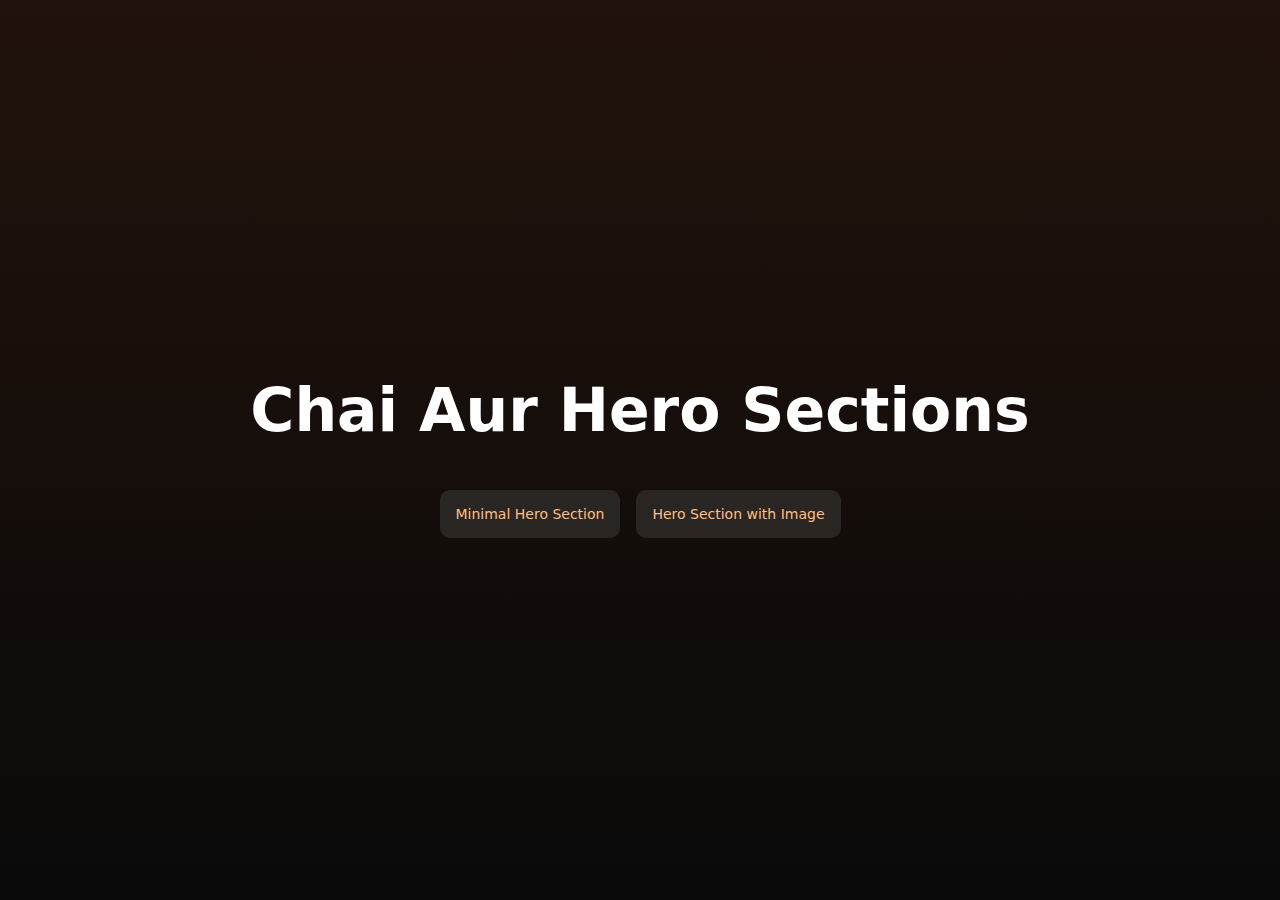
<file: chai-aur-hero-section/index.html>
<!DOCTYPE html>
<html lang="en">
	<head>
		<meta charset="UTF-8" />
		<meta name="viewport" content="width=device-width, initial-scale=1.0" />
		<title>Hero Section Challenge</title>
		<link rel="stylesheet" href="styles.css" />
	</head>
	<body>
		<main class="main">
			<h1 class="heading">Chai Aur Hero Sections</h1>

			<div class="btns">
				<a href="./challenge-1/index.html">Minimal Hero Section</a>
				<a href="./challenge-2/index.html">Hero Section with Image</a>
			</div>
		</main>
	</body>
</html>
</file>
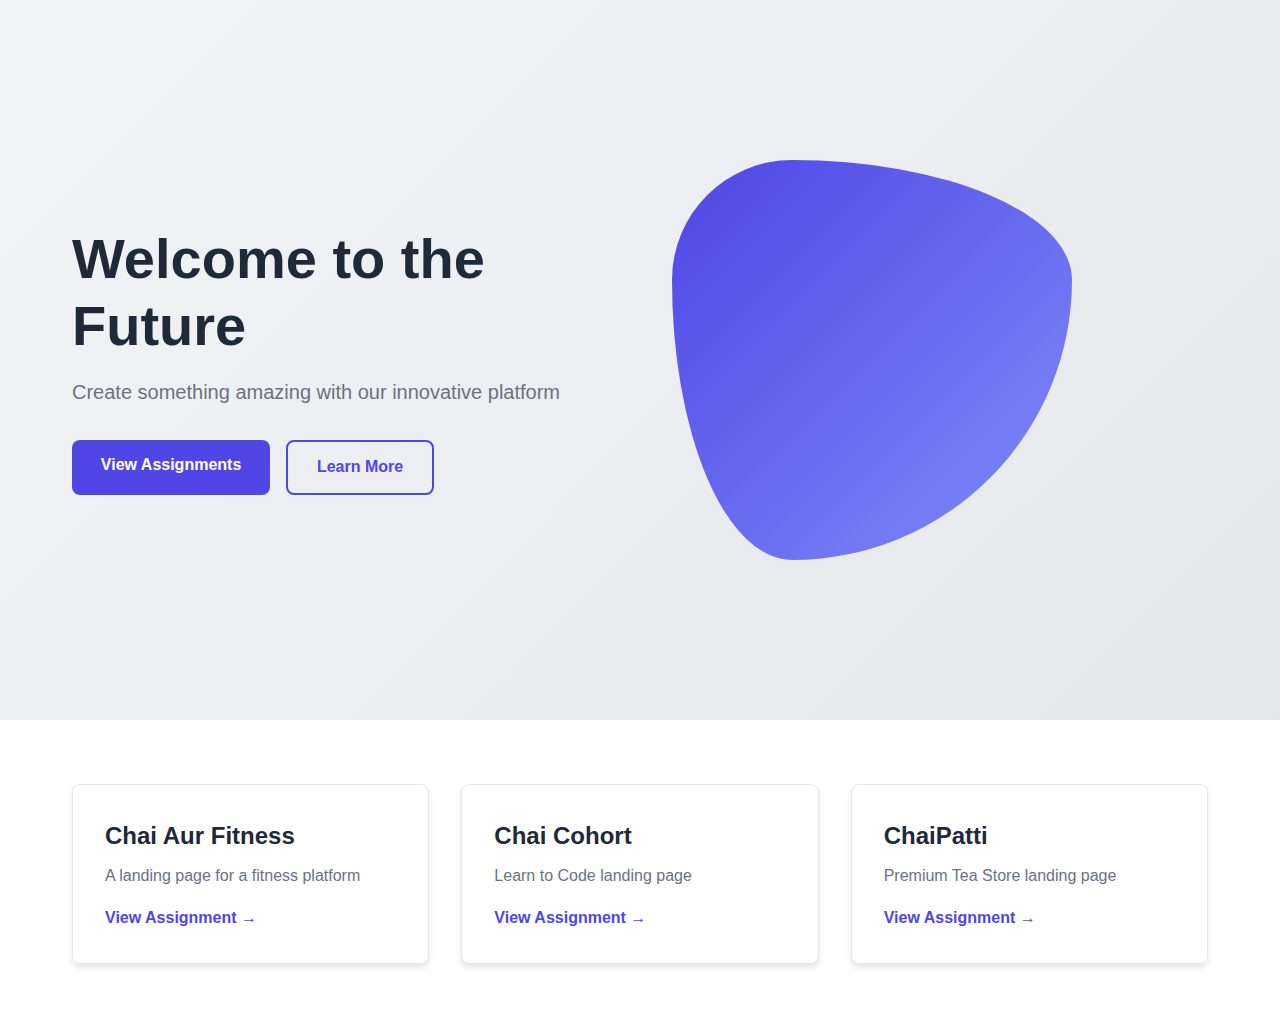
<file: landing-page-challenge/index.html>
<!DOCTYPE html>
<html lang="en">
<head>
    <meta charset="UTF-8">
    <meta name="viewport" content="width=device-width, initial-scale=1.0">
    <title>Modern Landing Page</title>
    <link rel="stylesheet" href="styles.css">
</head>
<body>
    <section id="home" class="hero">
        <div class="container">
            <div class="hero-content">
                <h1>Welcome to the Future</h1>
                <p>Create something amazing with our innovative platform</p>
                <div class="cta-buttons">
                    <a href="#assignments" class="btn primary">View Assignments</a>
                    <a href="#" class="btn secondary">Learn More</a>
                </div>
            </div>
            <div class="hero-image">
                <div class="abstract-shape"></div>
            </div>
        </div>
    </section>

    <section id="assignments" class="assignments">
        <div class="container">
            <div class="cards-grid">
                <a href="landing-page-1/index.html" class="card">
                    <div class="card-content">
                        <h2>Chai Aur Fitness</h2>
                        <p>A landing page for a fitness platform</p>
                        <span class="card-link">View Assignment →</span>
                    </div>
                </a>
                <a href="landing-page-2/index.html" class="card">
                    <div class="card-content">
                        <h2>Chai Cohort</h2>
                        <p>Learn to Code landing page</p>
                        <span class="card-link">View Assignment →</span>
                    </div>
                </a>
                <a href="landing-page-3/index.html" class="card">
                    <div class="card-content">
                        <h2>ChaiPatti</h2>
                        <p>Premium Tea Store landing page</p>
                        <span class="card-link">View Assignment →</span>
                    </div>
                </a>
            </div>
        </div>
    </section>

    <script src="script.js"></script>
</body>
</html>
</file>
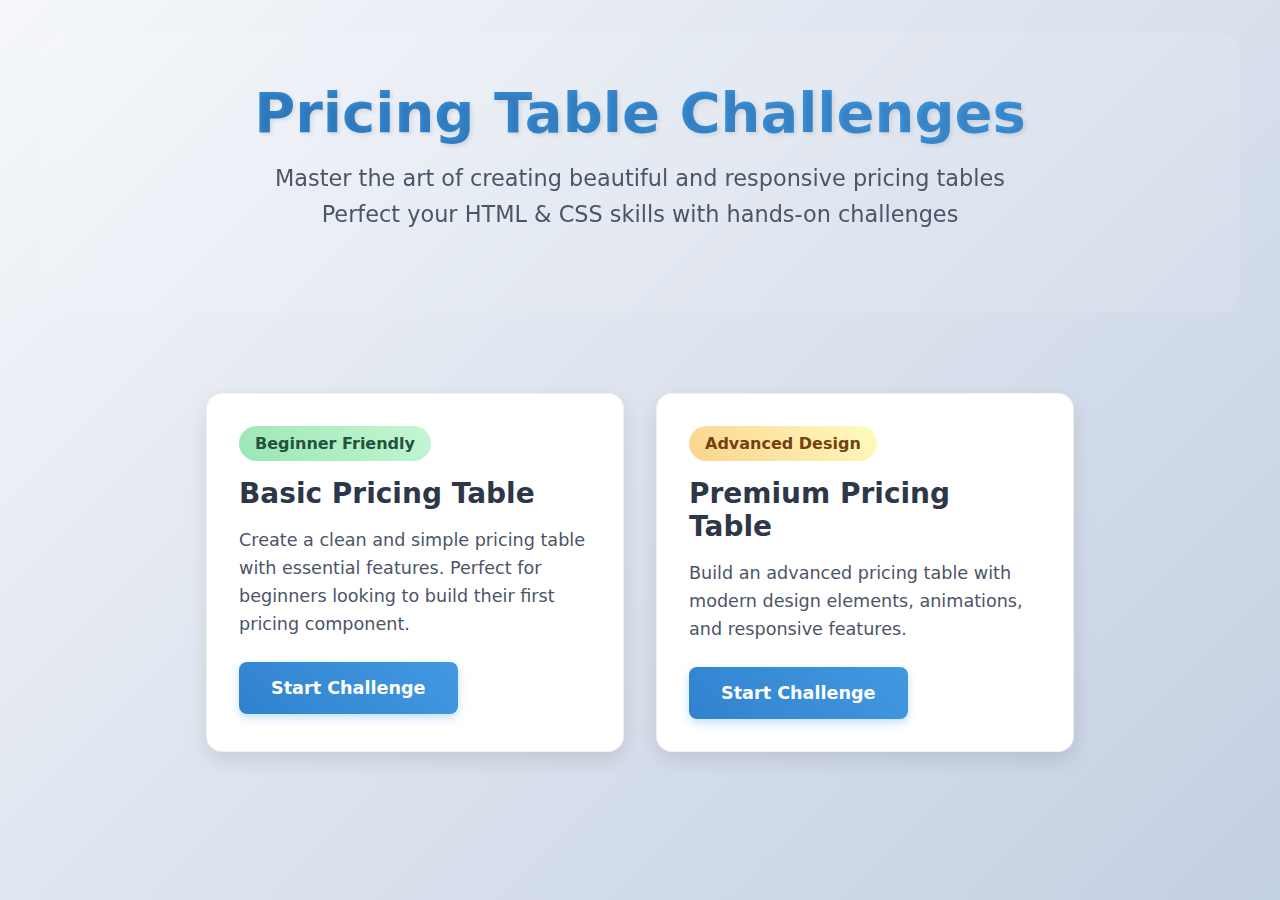
<file: pricing-table-challenge-y8h9kvzu/index.html>
<!DOCTYPE html>
<html lang="en">
<head>
    <meta charset="UTF-8">
    <meta name="viewport" content="width=device-width, initial-scale=1.0">
    <title>Pricing Table Challenges | Chaicode</title>
    <style>
        * {
            margin: 0;
            padding: 0;
            box-sizing: border-box;
            font-family: 'Segoe UI', system-ui, sans-serif;
        }

        body {
            background: linear-gradient(135deg, #f5f7fa 0%, #c3cfe2 100%);
            min-height: 100vh;
            padding: 2rem;
        }

        .container {
            max-width: 1200px;
            margin: 0 auto;
        }

        header {
            text-align: center;
            margin-bottom: 4rem;
            padding: 2rem;
        }

        h1 {
            font-size: 3.5rem;
            color: #2d3748;
            margin-bottom: 1rem;
            background: linear-gradient(45deg, #3182ce, #4299e1);
            -webkit-background-clip: text;
            -webkit-text-fill-color: transparent;
            text-shadow: 2px 2px 4px rgba(0,0,0,0.1);
        }

        .subtitle {
            color: #4a5568;
            font-size: 1.4rem;
            margin-bottom: 2rem;
            line-height: 1.6;
        }

        .hero {
            text-align: center;
            margin-bottom: 4rem;
            padding: 3rem;
            background: rgba(255, 255, 255, 0.1);
            border-radius: 20px;
            backdrop-filter: blur(10px);
        }

        .challenges-grid {
            display: grid;
            grid-template-columns: repeat(auto-fit, minmax(350px, 1fr));
            gap: 2rem;
            padding: 1rem;
            max-width: 900px;
            margin: 0 auto;
        }

        .challenge-card {
            background: white;
            border-radius: 16px;
            padding: 2rem;
            box-shadow: 0 8px 20px rgba(0, 0, 0, 0.1);
            transition: all 0.3s ease;
            border: 1px solid rgba(0,0,0,0.05);
        }

        .challenge-card:hover {
            transform: translateY(-5px);
            box-shadow: 0 12px 25px rgba(0, 0, 0, 0.15);
        }

        .challenge-card h3 {
            color: #2d3748;
            font-size: 1.75rem;
            margin-bottom: 1rem;
        }

        .challenge-card p {
            color: #4a5568;
            margin-bottom: 1.5rem;
            line-height: 1.6;
            font-size: 1.1rem;
        }

        .btn {
            display: inline-block;
            padding: 1rem 2rem;
            background: linear-gradient(45deg, #3182ce, #4299e1);
            color: white;
            text-decoration: none;
            border-radius: 8px;
            transition: all 0.3s ease;
            font-weight: 600;
            font-size: 1.1rem;
            box-shadow: 0 4px 10px rgba(66, 153, 225, 0.3);
        }

        .btn:hover {
            background: linear-gradient(45deg, #2c5282, #3182ce);
            transform: translateY(-2px);
            box-shadow: 0 6px 15px rgba(66, 153, 225, 0.4);
        }

        .level {
            display: inline-block;
            padding: 0.5rem 1rem;
            border-radius: 20px;
            font-size: 1rem;
            margin-bottom: 1rem;
            font-weight: 600;
        }

        .beginner { 
            background: linear-gradient(45deg, #9ae6b4, #c6f6d5);
            color: #22543d;
        }
        
        .advanced { 
            background: linear-gradient(45deg, #fbd38d, #fefcbf);
            color: #744210;
        }

        @media (max-width: 768px) {
            h1 {
                font-size: 2.5rem;
            }
            
            .challenges-grid {
                grid-template-columns: 1fr;
            }

            .hero {
                padding: 2rem 1rem;
            }

            .subtitle {
                font-size: 1.2rem;
            }
        }
    </style>
</head>
<body>
    <div class="container">
        <header class="hero">
            <h1>Pricing Table Challenges</h1>
            <p class="subtitle">Master the art of creating beautiful and responsive pricing tables<br>Perfect your HTML & CSS skills with hands-on challenges</p>
        </header>

        <div class="challenges-grid">
            <div class="challenge-card">
                <span class="level beginner">Beginner Friendly</span>
                <h3>Basic Pricing Table</h3>
                <p>Create a clean and simple pricing table with essential features. Perfect for beginners looking to build their first pricing component.</p>
                <a href="pricing-table-1/index.html" class="btn">Start Challenge</a>
            </div>

            <div class="challenge-card">
                <span class="level advanced">Advanced Design</span>
                <h3>Premium Pricing Table</h3>
                <p>Build an advanced pricing table with modern design elements, animations, and responsive features.</p>
                <a href="pricing-table-2/index.html" class="btn">Start Challenge</a>
            </div>
        </div>
    </div>
</body>
</html>
</file>
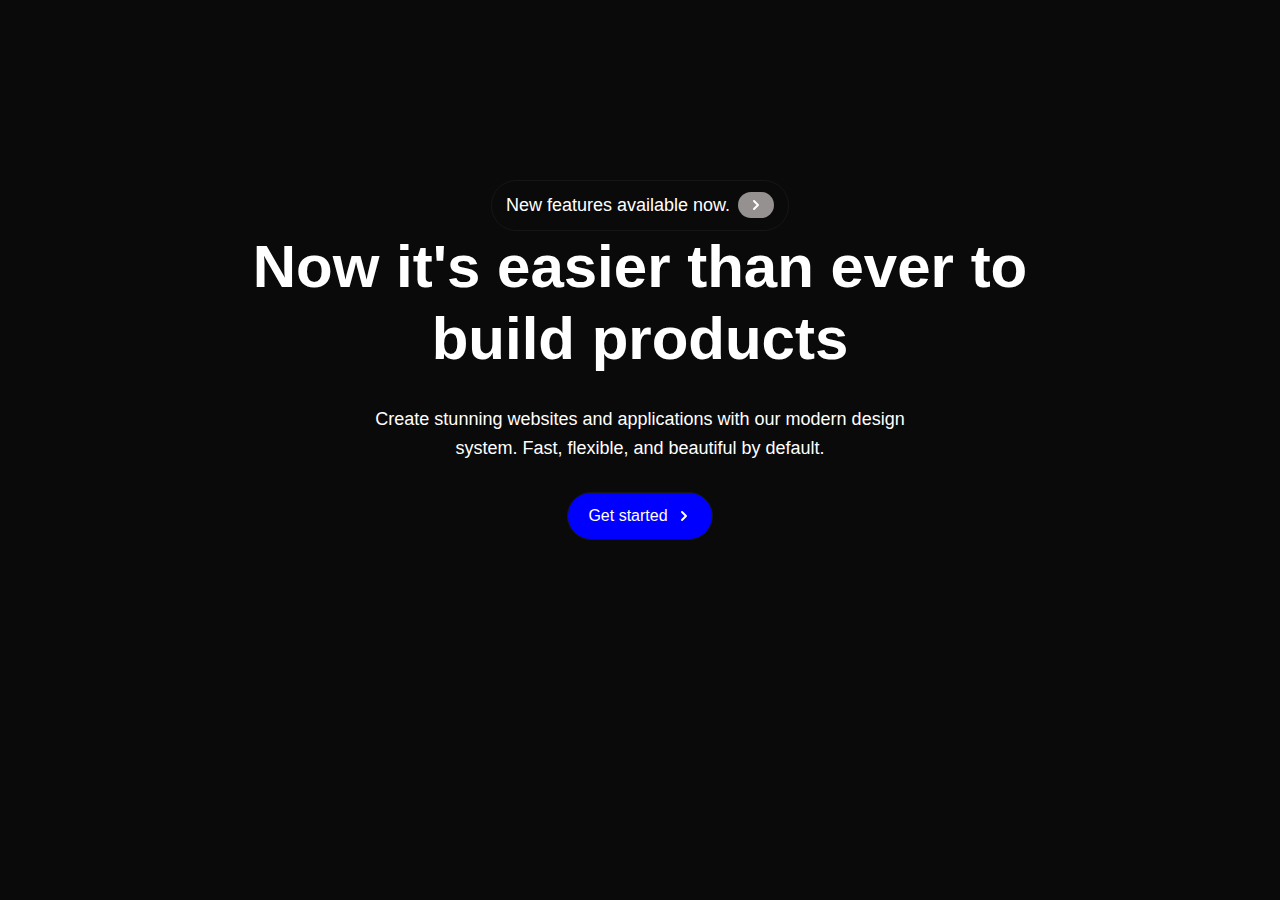
<file: chai-aur-hero-section/challenge-1/index.html>
<!DOCTYPE html>
<html lang="en">
	<head>
		<meta charset="UTF-8" />
		<meta name="viewport" content="width=device-width, initial-scale=1.0" />
		<title>Minimal Hero Section</title>
		<link rel="stylesheet" href="styles.css" />
	</head>
	<body>
		<section class="hero">
			<div class="announcement">
				<a href="#" class="announcement-link">
					<span class="announcement-text">New features available now.</span>
					<span class="announcement-button">
						<svg
							width="16"
							height="16"
							fill="none"
							stroke="currentColor"
							stroke-width="2"
							stroke-linecap="round"
							stroke-linejoin="round"
						>
							<path d="m6 12 4-4-4-4" />
						</svg>
					</span>
				</a>
			</div>

			<div class="hero-content">
				<h1 class="hero-title">Now it's easier than ever to <br>
					 build products</h1>
				<p class="hero-description">
					Create stunning websites and applications with our modern design <br>
					system. Fast, flexible, and beautiful by default.
				</p>
				<a href="#" class="cta-button">
					Get started
					<svg
						width="16"
						height="16"
						fill="none"
						stroke="currentColor"
						stroke-width="2"
						stroke-linecap="round"
						stroke-linejoin="round"
					>
						<path d="m6 12 4-4-4-4" />
					</svg>
				</a>
			</div>
		</section>
	</body>
</html>
</file>
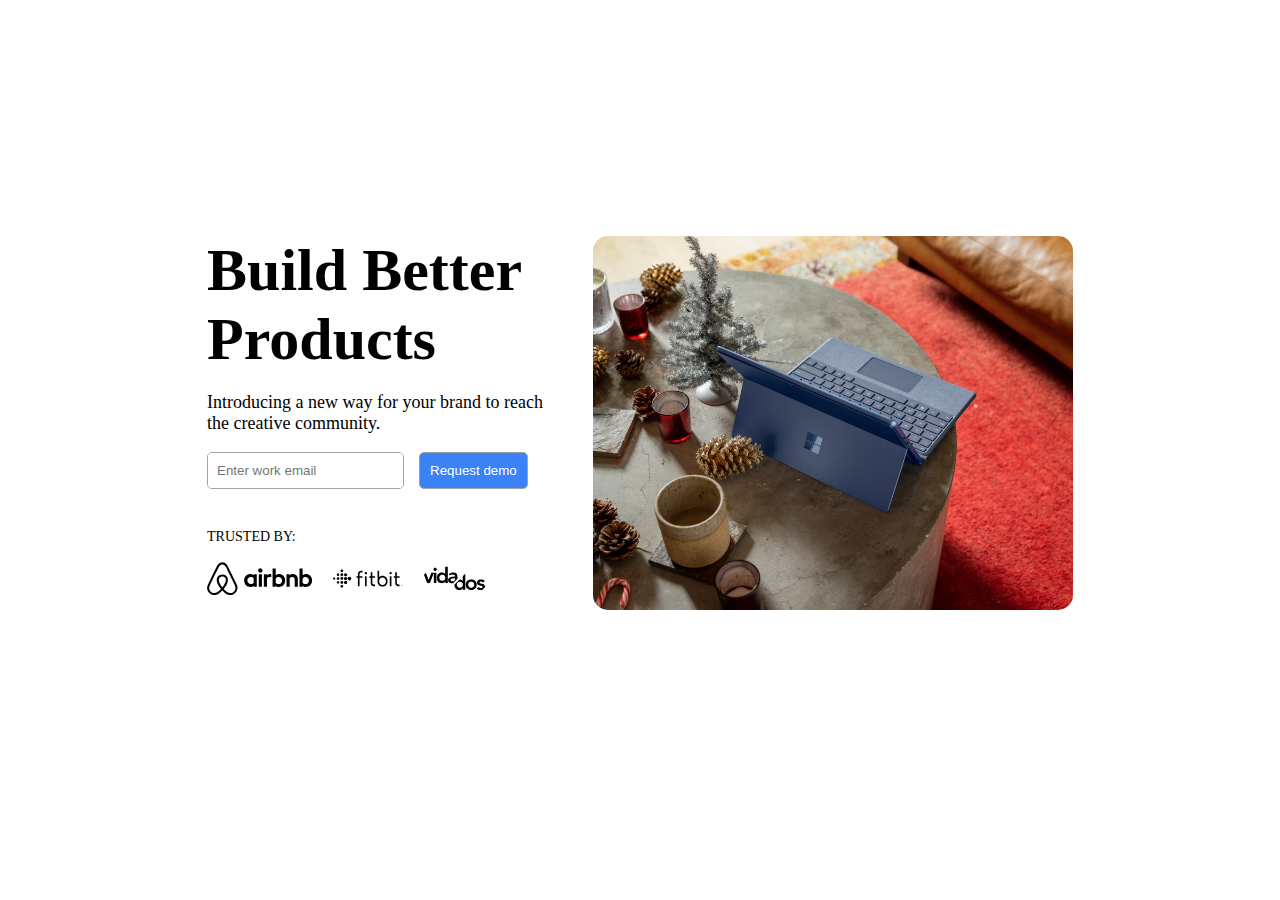
<file: chai-aur-hero-section/challenge-2/index.html>
<!DOCTYPE html>
<html lang="en">
	<head>
		<meta charset="UTF-8" />
		<meta name="viewport" content="width=device-width, initial-scale=1.0" />
		<title>Classic Hero</title>
		<link rel="stylesheet" href="styles.css" />
	</head>
	<body>
		<button class="dark-mode-toggle" id="darkModeToggle">Switch Theme</button>

		<div class="hero">
			<div class="hero-grid">
				<div class="content-col">
					<h1>Build Better <br> Products</h1>
					<p>
						Introducing a new way for your brand to reach <br> the creative
						community.
					</p>

					<div class="cta-group">
						<div class="input-wrapper">
							<label for="hero-input" class="sr-only">Search</label>
							<input
								type="text"
								id="hero-input"
								name="hero-input"
								placeholder="Enter work email"
							/>
						</div>
						<button href="#" class="demo-button">Request demo</button>
					</div>

					<!-- Brands -->
					<div class="brands-section">
						<span class="trusted-by">Trusted by:</span>
						<div class="brand-logos">
							<svg
								width="106"
								height="36"
								viewBox="0 0 106 36"
								fill="none"
								xmlns="http://www.w3.org/2000/svg"
							>
								<g clip-path="url(#clip0)">
									<path
										d="M55.4732 9.52669C55.4732 10.6846 54.5258 11.6846 53.3153 11.6846C52.1048 11.6846 51.1574 10.7372 51.1574 9.52669C51.1574 8.31616 52.0521 7.36879 53.3153 7.36879C54.5785 7.47406 55.4732 8.42142 55.4732 9.52669ZM46.6837 13.8425C46.6837 14.053 46.6837 14.3688 46.6837 14.3688C46.6837 14.3688 45.6837 13.053 43.5258 13.053C39.9469 13.053 37.1574 15.7898 37.1574 19.5267C37.1574 23.2635 39.8942 26.0004 43.5258 26.0004C45.7363 26.0004 46.6837 24.6319 46.6837 24.6319V25.2109C46.6837 25.4741 46.8942 25.6846 47.1574 25.6846H49.789V13.3688C49.789 13.3688 47.3679 13.3688 47.1574 13.3688C46.8942 13.3688 46.6837 13.632 46.6837 13.8425ZM46.6837 21.7372C46.21 22.4741 45.21 23.1056 44.0521 23.1056C41.9469 23.1056 40.3679 21.7898 40.3679 19.5793C40.3679 17.3688 41.9995 16.053 44.0521 16.053C45.21 16.053 46.2627 16.6846 46.6837 17.4214V21.7372ZM51.789 13.3688H54.9469V25.6846H51.789V13.3688ZM98.789 13.053C96.6311 13.053 95.6311 14.3688 95.6311 14.3688V7.47406H92.4732V25.7372C92.4732 25.7372 94.8942 25.7372 95.1048 25.7372C95.3679 25.7372 95.5785 25.5267 95.5785 25.2635V24.6846C95.5785 24.6846 96.5785 26.053 98.7364 26.053C102.315 26.053 105.105 23.3162 105.105 19.5793C105.157 15.7898 102.368 13.053 98.789 13.053ZM98.2627 23.053C97.0521 23.053 96.1048 22.4214 95.6311 21.6846V17.2635C96.1048 16.632 97.1574 15.8951 98.2627 15.8951C100.368 15.8951 101.947 17.2109 101.947 19.4214C101.947 21.632 100.368 23.053 98.2627 23.053ZM90.8416 18.4214V25.7898H87.6837V18.7898C87.6837 16.7372 87.0521 15.9477 85.2627 15.9477C84.3153 15.9477 83.3153 16.4214 82.6837 17.1583V25.7372H79.5258V13.3688H81.9995C82.2627 13.3688 82.4732 13.5793 82.4732 13.8425V14.3688C83.3679 13.4214 84.6311 13.053 85.8416 13.053C87.21 13.053 88.3679 13.4214 89.2627 14.2109C90.4206 15.1583 90.8416 16.3162 90.8416 18.4214ZM71.8942 13.053C69.7364 13.053 68.7364 14.3688 68.7364 14.3688V7.47406H65.5785V25.7372C65.5785 25.7372 67.9995 25.7372 68.21 25.7372C68.4732 25.7372 68.6837 25.5267 68.6837 25.2635V24.6846C68.6837 24.6846 69.6837 26.053 71.8416 26.053C75.4206 26.053 78.21 23.3162 78.21 19.5793C78.2627 15.7898 75.4732 13.053 71.8942 13.053ZM71.3679 23.053C70.1574 23.053 69.21 22.4214 68.7364 21.6846V17.2635C69.21 16.632 70.2627 15.8951 71.3679 15.8951C73.4732 15.8951 75.0521 17.2109 75.0521 19.4214C75.0521 21.632 73.4732 23.053 71.3679 23.053ZM62.8416 13.053C63.789 13.053 64.2627 13.2109 64.2627 13.2109V16.1056C64.2627 16.1056 61.6311 15.2109 59.9995 17.1056V25.7372H56.8416V13.3688C56.8416 13.3688 59.2627 13.3688 59.4732 13.3688C59.7364 13.3688 59.9469 13.5793 59.9469 13.8425V14.3688C60.5785 13.6846 61.8942 13.053 62.8416 13.053ZM30.1574 24.6319C29.9995 24.2635 29.8416 23.7898 29.6837 23.4741C29.4206 22.8951 29.1574 22.3162 28.9469 21.7898L28.8942 21.7372C26.6311 16.8425 24.21 11.8425 21.6311 6.89511L21.5258 6.68458C21.2627 6.2109 20.9995 5.68458 20.7363 5.15827C20.4206 4.57932 20.1048 3.94774 19.5785 3.36879C18.5258 2.053 16.9995 1.31616 15.4206 1.31616C13.789 1.31616 12.3153 2.053 11.21 3.26353C10.6837 3.89511 10.3153 4.47406 9.99951 5.10564C9.73635 5.63195 9.47319 6.15827 9.21003 6.63195L9.10477 6.84248C6.57845 11.7372 4.10477 16.7372 1.84161 21.6846L1.78898 21.7372C1.57845 22.2635 1.3153 22.8425 1.05214 23.4214C0.894243 23.7898 0.736348 24.1583 0.578453 24.5793C0.1574 25.7898 -0.000494249 26.9477 0.210032 28.1056C0.578453 30.5793 2.21003 32.632 4.47319 33.5267C5.3153 33.8951 6.21003 34.053 7.10477 34.053C7.36793 34.053 7.68372 34.0004 7.94687 34.0004C9.05214 33.8951 10.1574 33.5267 11.21 32.8951C12.5785 32.1583 13.8416 31.053 15.2627 29.4741C16.6837 31.053 17.9995 32.1056 19.3153 32.8951C20.4206 33.5267 21.5258 33.8951 22.5785 34.0004C22.8416 34.053 23.1574 34.053 23.4206 34.053C24.3153 34.053 25.2627 33.8951 26.0521 33.5267C28.3679 32.632 29.9469 30.5267 30.3153 28.1056C30.6837 26.9477 30.5785 25.8425 30.1574 24.6319ZM15.3679 26.3162C13.5785 24.1056 12.4732 22.0004 12.0521 20.2109C11.8942 19.4741 11.8416 18.7898 11.9469 18.2109C11.9995 17.6846 12.21 17.2109 12.4732 16.8425C13.1048 15.9477 14.1574 15.4214 15.3679 15.4214C16.5785 15.4214 17.6837 15.9477 18.2627 16.8425C18.5258 17.2109 18.7363 17.6846 18.789 18.2109C18.8942 18.7898 18.8416 19.4741 18.6837 20.2109C18.2627 21.9477 17.1048 24.053 15.3679 26.3162ZM28.4206 27.8425C28.21 29.5267 27.0521 31.0004 25.4206 31.6846C24.6311 32.0004 23.789 32.1056 22.9469 32.0004C22.1048 31.8951 21.3153 31.632 20.4732 31.1583C19.3153 30.5267 18.1048 29.4741 16.7363 28.0004C18.8942 25.3688 20.21 22.8951 20.6837 20.7372C20.8942 19.7372 20.9469 18.7898 20.8416 17.9477C20.7363 17.1056 20.4206 16.3688 19.9469 15.7372C18.9469 14.2635 17.21 13.4214 15.3153 13.4214C13.4206 13.4214 11.6837 14.3162 10.6837 15.7372C10.21 16.3688 9.94687 17.1583 9.78898 17.9477C9.68372 18.7898 9.68372 19.7372 9.94687 20.7372C10.4206 22.8951 11.789 25.3688 13.8942 28.0004C12.5258 29.5267 11.3153 30.5267 10.1574 31.1583C9.3153 31.632 8.47319 31.8951 7.68372 32.0004C6.78898 32.1056 5.94687 31.9477 5.21003 31.6846C3.57845 31.053 2.47319 29.5267 2.21003 27.8425C2.10477 27.0004 2.1574 26.2109 2.52582 25.2635C2.63108 24.9477 2.78898 24.632 2.94687 24.2109C3.1574 23.6846 3.42056 23.1056 3.68372 22.5793L3.73635 22.5267C5.99951 17.632 8.42056 12.632 10.9469 7.78985L11.0521 7.57932C11.3153 7.10564 11.5785 6.57932 11.8416 6.053C12.1048 5.52669 12.4206 5.053 12.7363 4.63195C13.4206 3.84248 14.3679 3.42143 15.3679 3.42143C16.3679 3.42143 17.3153 3.84248 17.9995 4.63195C18.3679 5.053 18.6311 5.52669 18.8942 6.053C19.1574 6.52669 19.4206 7.053 19.6837 7.57932L19.789 7.78985C22.2627 12.6846 24.6837 17.6846 26.9469 22.5267V22.5793C27.21 23.1056 27.4206 23.6846 27.6837 24.2109C27.8416 24.5793 27.9995 24.9477 28.1048 25.2635C28.4732 26.1583 28.5785 27.0004 28.4206 27.8425Z"
										fill="currentColor"
										class="fill-gray-800 dark:fill-neutral-200"
									/>
								</g>
								<defs>
									<clipPath id="clip0">
										<rect
											width="105.474"
											height="35"
											fill="currentColor"
											class="fill-gray-800 dark:fill-neutral-200"
											transform="translate(0 0.26355)"
										/>
									</clipPath>
								</defs>
							</svg>

							<svg
								class="brand-logo"
								width="140"
								height="47"
								viewBox="0 0 140 47"
								fill="none"
								xmlns="http://www.w3.org/2000/svg"
							>
								<path
									d="M20.3991 8.15082C20.3991 9.61789 19.1416 10.8754 17.6745 10.8754C16.2075 10.8754 14.95 9.61789 14.95 8.15082C14.95 6.68375 16.2075 5.42627 17.6745 5.42627C19.1416 5.42627 20.3991 6.68375 20.3991 8.15082ZM17.6745 13.1109C16.0678 13.1109 14.8103 14.3684 14.8103 15.9752C14.8103 17.582 16.0678 18.8394 17.6745 18.8394C19.2813 18.8394 20.5388 17.582 20.5388 15.9752C20.5388 14.2985 19.2813 13.1109 17.6745 13.1109ZM17.6745 20.7257C16.0678 20.7257 14.7404 22.053 14.7404 23.6598C14.7404 25.2666 16.0678 26.5939 17.6745 26.5939C19.2813 26.5939 20.6087 25.2666 20.6087 23.6598C20.6785 22.053 19.2813 20.7257 17.6745 20.7257ZM17.6745 28.4802C16.0678 28.4802 14.8103 29.7376 14.8103 31.3444C14.8103 32.9512 16.0678 34.2087 17.6745 34.2087C19.2813 34.2087 20.5388 32.9512 20.5388 31.3444C20.5388 29.8075 19.2813 28.4802 17.6745 28.4802ZM17.6745 36.3744C16.2075 36.3744 14.95 37.6319 14.95 39.0989C14.95 40.566 16.2075 41.8235 17.6745 41.8235C19.1416 41.8235 20.3991 40.566 20.3991 39.0989C20.3991 37.6319 19.2115 36.3744 17.6745 36.3744ZM25.2195 12.7616C23.4729 12.7616 22.0059 14.2287 22.0059 15.9752C22.0059 17.7217 23.4729 19.1887 25.2195 19.1887C26.966 19.1887 28.433 17.7217 28.433 15.9752C28.433 14.2287 26.966 12.7616 25.2195 12.7616ZM25.2195 20.3764C23.4031 20.3764 21.8662 21.8434 21.8662 23.7297C21.8662 25.546 23.3332 27.083 25.2195 27.083C27.0358 27.083 28.5728 25.6159 28.5728 23.7297C28.5728 21.8434 27.0358 20.3764 25.2195 20.3764ZM25.2195 28.1309C23.4729 28.1309 22.0059 29.5979 22.0059 31.3444C22.0059 33.0909 23.4729 34.558 25.2195 34.558C26.966 34.558 28.433 33.0909 28.433 31.3444C28.433 29.5979 26.966 28.1309 25.2195 28.1309ZM32.9739 19.9572C31.0179 19.9572 29.2714 21.564 29.2714 23.6598C29.2714 25.6159 30.8781 27.3624 32.9739 27.3624C35.0698 27.3624 36.6765 25.7556 36.6765 23.6598C36.5368 21.564 34.93 19.9572 32.9739 19.9572ZM10.0598 13.4602C8.73243 13.4602 7.61466 14.578 7.61466 15.9053C7.61466 17.2327 8.73243 18.3504 10.0598 18.3504C11.3871 18.3504 12.5049 17.2327 12.5049 15.9053C12.5049 14.578 11.457 13.4602 10.0598 13.4602ZM10.0598 21.075C8.59271 21.075 7.47494 22.1927 7.47494 23.6598C7.47494 25.1269 8.59271 26.2446 10.0598 26.2446C11.5268 26.2446 12.6446 25.1269 12.6446 23.6598C12.6446 22.1927 11.5268 21.075 10.0598 21.075ZM10.0598 28.8295C8.73243 28.8295 7.61466 29.9472 7.61466 31.2746C7.61466 32.6019 8.73243 33.7197 10.0598 33.7197C11.3871 33.7197 12.5049 32.6019 12.5049 31.2746C12.5049 29.9472 11.457 28.8295 10.0598 28.8295ZM2.445 21.4941C1.18752 21.4941 0.209473 22.4722 0.209473 23.7297C0.209473 24.9871 1.18752 25.9652 2.445 25.9652C3.70249 25.9652 4.68053 24.9871 4.68053 23.7297C4.68053 22.4722 3.70249 21.4941 2.445 21.4941Z"
									fill="currentColor"
									class="fill-gray-800 dark:fill-neutral-200"
								/>
								<path
									d="M64.4812 18.9092C64.2018 18.9092 63.9922 19.1886 63.9922 19.3982V38.7495C63.9922 39.0289 64.2716 39.2385 64.4812 39.2385H66.7866C67.066 39.2385 67.2756 38.9591 67.2756 38.7495V19.3982C67.2756 19.1188 66.9962 18.9092 66.7866 18.9092H64.4812Z"
									fill="currentColor"
									class="fill-gray-800 dark:fill-neutral-200"
								/>
								<path
									d="M65.7389 10.7358C64.4815 10.7358 63.5034 11.7139 63.5034 12.9714C63.5034 14.2289 64.4815 15.2069 65.7389 15.2069C66.9964 15.2069 67.9745 14.2289 67.9745 12.9714C67.9745 11.7139 66.9266 10.7358 65.7389 10.7358Z"
									fill="currentColor"
									class="fill-gray-800 dark:fill-neutral-200"
								/>
								<path
									d="M114.082 18.9092C113.803 18.9092 113.593 19.1886 113.593 19.3982V38.7495C113.593 39.0289 113.873 39.2385 114.082 39.2385H116.388C116.667 39.2385 116.877 38.9591 116.877 38.7495V19.3982C116.877 19.1188 116.597 18.9092 116.388 18.9092H114.082Z"
									fill="currentColor"
									class="fill-gray-800 dark:fill-neutral-200"
								/>
								<path
									d="M115.2 10.7358C113.942 10.7358 112.964 11.7139 112.964 12.9714C112.964 14.2289 113.942 15.2069 115.2 15.2069C116.457 15.2069 117.435 14.2289 117.435 12.9714C117.435 11.7139 116.457 10.7358 115.2 10.7358Z"
									fill="currentColor"
									class="fill-gray-800 dark:fill-neutral-200"
								/>
								<path
									d="M138.603 37.3525C138.743 37.2127 138.743 37.073 138.743 37.0031C138.743 36.8634 138.743 36.8634 138.743 36.8634C138.743 36.8634 138.743 36.7237 138.603 36.7237C138.603 36.7237 138.463 36.584 138.324 36.584C138.184 36.584 138.184 36.584 138.044 36.584H137.416V38.3305H137.695V37.7018H138.044L138.533 38.3305H138.813L138.184 37.562C138.463 37.6319 138.603 37.4922 138.603 37.3525ZM137.765 37.4922V36.8634H138.254C138.394 36.8634 138.533 36.8634 138.603 37.0031C138.743 37.0031 138.743 37.1429 138.743 37.2826C138.743 37.4223 138.743 37.562 138.603 37.562C138.463 37.562 138.324 37.7018 138.254 37.7018H137.765V37.4922Z"
									fill="currentColor"
									class="fill-gray-800 dark:fill-neutral-200"
								/>
								<path
									d="M138.114 35.8853C137.276 35.8853 136.507 36.6537 136.507 37.492C136.507 38.3304 137.276 39.0988 138.114 39.0988C138.952 39.0988 139.721 38.3304 139.721 37.492C139.721 36.5839 139.022 35.8853 138.114 35.8853ZM138.114 38.9591C137.276 38.9591 136.647 38.3304 136.647 37.492C136.647 36.6537 137.276 36.025 138.114 36.025C138.952 36.025 139.581 36.6537 139.581 37.492C139.581 38.3304 138.883 38.9591 138.114 38.9591Z"
									fill="currentColor"
									class="fill-gray-800 dark:fill-neutral-200"
								/>
								<path
									d="M83.6928 22.0531C83.9722 22.0531 84.1818 21.7737 84.1818 21.5641V19.2587C84.1818 18.9793 83.9024 18.7697 83.6928 18.7697H78.7327V11.3645C78.7327 11.0851 78.4533 10.8755 78.2437 10.8755H75.9383C75.6588 10.8755 75.4493 11.1549 75.4493 11.3645V18.7697H73.0042C72.7247 18.7697 72.5151 19.0491 72.5151 19.2587V21.5641C72.5151 21.8436 72.7946 22.0531 73.0042 22.0531H75.4493V33.2308C75.4493 36.6539 77.7547 38.8895 81.108 38.8895H83.5531C83.8325 38.8895 84.0421 38.61 84.0421 38.4004V36.0951C84.0421 35.8156 83.7626 35.606 83.5531 35.606H81.4573C79.8505 35.606 78.7327 34.4883 78.7327 32.7418V21.9833L83.6928 22.0531Z"
									fill="currentColor"
									class="fill-gray-800 dark:fill-neutral-200"
								/>
								<path
									d="M132.735 22.0531C133.014 22.0531 133.224 21.7737 133.224 21.5641V19.2587C133.224 18.9793 132.944 18.7697 132.735 18.7697H127.775V11.3645C127.775 11.0851 127.495 10.8755 127.286 10.8755H124.98C124.701 10.8755 124.491 11.1549 124.491 11.3645V18.7697H122.046C121.767 18.7697 121.557 19.0491 121.557 19.2587V21.5641C121.557 21.8436 121.837 22.0531 122.046 22.0531H124.491V33.2308C124.491 36.6539 126.797 38.8895 130.15 38.8895H132.595C132.874 38.8895 133.084 38.61 133.084 38.4004V36.0951C133.084 35.8156 132.805 35.606 132.595 35.606H130.36C128.753 35.606 127.635 34.4883 127.635 32.7418V21.9833L132.735 22.0531Z"
									fill="currentColor"
									class="fill-gray-800 dark:fill-neutral-200"
								/>
								<path
									d="M49.8106 22.053V38.5401C49.8106 38.8195 50.09 39.0291 50.2996 39.0291H52.605C52.8844 39.0291 53.094 38.7497 53.094 38.5401V22.053H58.5431C58.8226 22.053 59.0321 21.7736 59.0321 21.564V19.2586C59.0321 18.9792 58.7527 18.7696 58.5431 18.7696H53.094V14.4383C53.094 12.6918 54.3515 11.5041 55.8186 11.5041H58.5431C58.8226 11.5041 59.0321 11.2247 59.0321 11.0151V8.70973C59.0321 8.43028 58.7527 8.2207 58.5431 8.2207H55.9583C52.5351 8.2207 49.8106 11.085 49.8106 14.3684V18.7696H47.3655C47.086 18.7696 46.8765 19.049 46.8765 19.2586V21.564C46.8765 21.8435 47.1559 22.053 47.3655 22.053H49.8106Z"
									fill="currentColor"
									class="fill-gray-800 dark:fill-neutral-200"
								/>
								<path
									d="M106.258 21.2148C104.442 19.2587 101.857 18.1409 99.1321 18.1409C96.5473 18.1409 93.9625 19.2587 92.3557 20.8655V8.57008C92.3557 8.29064 92.0763 8.08105 91.8667 8.08105H89.5613C89.2818 8.08105 89.0723 8.3605 89.0723 8.57008V28.8994C89.0723 36.4443 94.1022 39.7278 99.0623 39.7278C103.952 39.7278 109.052 36.3745 109.052 28.8994C109.052 25.8954 108.074 23.1709 106.258 21.2148ZM99.0623 36.584C94.1022 36.584 92.2858 32.6719 92.2858 28.9693C92.2858 24.4284 95.0104 21.4244 99.0623 21.4244C103.114 21.4244 105.839 24.4982 105.839 28.9693C105.769 32.6719 104.022 36.584 99.0623 36.584Z"
									fill="currentColor"
									class="fill-gray-800 dark:fill-neutral-200"
								/>
							</svg>

							<svg
								class="brand-logo"
								width="200"
								height="67"
								viewBox="10 0 200 67"
								fill="none"
								xmlns="http://www.w3.org/2000/svg"
							>
								<path
									d="M44.6108 11.7537C45.9082 11.7537 47.1058 11.3545 48.0041 10.5561C48.9023 9.75767 49.4013 8.65988 49.4013 7.46227C49.4013 6.16487 48.9023 5.16686 48.0041 4.26866C47.1058 3.47026 46.008 3.07104 44.6108 3.07104C43.3134 3.07104 42.2156 3.47026 41.3174 4.36846C40.4192 5.26666 40.02 6.26467 40.02 7.46227C40.02 8.65988 40.4192 9.65787 41.3174 10.5561C42.2156 11.3545 43.3134 11.7537 44.6108 11.7537Z"
									fill="currentColor"
									class="fill-gray-800 dark:fill-neutral-200"
								/>
								<path
									d="M73.3534 0.176758V20.6358H73.1538C72.8544 20.1368 72.3554 19.6378 71.8564 19.1388C71.2576 18.6398 70.559 18.1408 69.7606 17.7416C68.9622 17.3424 68.064 16.9432 66.9662 16.6438C65.8684 16.3444 64.6708 16.2446 63.3734 16.2446C61.2776 16.2446 59.3814 16.6438 57.6847 17.4422C55.9881 18.2406 54.4911 19.3384 53.1937 20.7356C51.9961 22.1328 50.9981 23.7297 50.2995 25.6259C49.6009 27.5221 49.3015 29.5181 49.3015 31.6139C49.3015 33.7097 49.6009 35.8055 50.2995 37.6019C50.8983 39.4981 51.8963 41.0949 53.1937 42.4921C54.4911 43.8893 55.9881 44.9871 57.6847 45.7855C59.4812 46.5839 61.4772 46.9831 63.7726 46.9831C65.8684 46.9831 67.7646 46.5839 69.561 45.7855C71.3574 44.9871 72.7546 43.6897 73.8524 41.8933H73.9522V46.0849H80.8384V0.176758H73.3534ZM73.054 34.8075C72.6548 35.9053 72.056 36.8035 71.3574 37.6019C70.559 38.4003 69.6608 39.0989 68.6628 39.4981C67.565 39.9971 66.3674 40.1967 65.07 40.1967C63.7726 40.1967 62.575 39.9971 61.4772 39.4981C60.3794 38.9991 59.4812 38.4003 58.7826 37.6019C57.9841 36.8035 57.4851 35.9053 57.0859 34.8075C56.6867 33.7097 56.4871 32.7117 56.4871 31.5141C56.4871 30.4163 56.6867 29.3185 57.0859 28.2207C57.4851 27.1229 58.0839 26.2247 58.7826 25.4263C59.581 24.6279 60.4792 23.9293 61.4772 23.5301C62.575 23.031 63.7726 22.8314 65.07 22.8314C66.3674 22.8314 67.565 23.031 68.6628 23.5301C69.7606 24.0291 70.6588 24.6279 71.3574 25.4263C72.1558 26.2247 72.6548 27.1229 73.054 28.2207C73.4532 29.3185 73.6528 30.4163 73.6528 31.5141C73.6528 32.6119 73.4532 33.7097 73.054 34.8075Z"
									fill="currentColor"
									class="fill-gray-800 dark:fill-neutral-200"
								/>
								<path
									d="M130.739 19.9373L123.553 27.1229V40.3963H123.353C122.954 39.8973 122.555 39.3983 121.956 38.8993C121.357 38.4003 120.659 37.9013 119.86 37.5021C119.062 37.1029 118.164 36.7037 117.066 36.4043C116.367 36.2047 115.469 36.1049 114.571 36.0051L99.501 51.2746C99.501 53.3704 99.8004 55.3664 100.499 57.2626C101.098 59.1588 102.096 60.7556 103.393 62.1528C104.691 63.55 106.188 64.6478 107.884 65.3464C109.681 66.1448 111.677 66.544 113.872 66.544C115.968 66.544 117.864 66.1448 119.661 65.3464C121.457 64.548 122.854 63.2506 123.852 61.4542H123.952V65.8454H130.838V19.9373H130.739ZM123.253 54.4682C122.854 55.566 122.255 56.4642 121.557 57.2626C120.858 58.061 119.86 58.7596 118.862 59.1588C117.764 59.6578 116.667 59.8574 115.269 59.8574C113.972 59.8574 112.774 59.6578 111.677 59.1588C110.579 58.6598 109.681 58.061 108.982 57.2626C108.283 56.4642 107.685 55.566 107.285 54.4682C106.886 53.3704 106.687 52.3724 106.687 51.1748C106.687 50.077 106.886 48.9792 107.285 47.8814C107.685 46.7836 108.283 45.8854 108.982 45.087C109.681 44.2886 110.579 43.5899 111.677 43.1907C112.774 42.6917 113.872 42.4921 115.269 42.4921C116.567 42.4921 117.764 42.6917 118.862 43.1907C119.96 43.6897 120.858 44.2886 121.557 45.087C122.255 45.8854 122.854 46.7836 123.253 47.8814C123.653 48.9792 123.852 50.077 123.852 51.1748C123.852 52.3724 123.653 53.4702 123.253 54.4682Z"
									fill="currentColor"
									class="fill-gray-800 dark:fill-neutral-200"
								/>
								<path
									d="M162.275 44.9872C161.477 43.091 160.279 41.4941 158.882 40.1967C157.485 38.8993 155.788 37.8015 153.892 37.1029C151.996 36.4043 149.9 36.0051 147.704 36.0051C145.509 36.0051 143.513 36.4043 141.517 37.1029C139.621 37.8015 137.924 38.8993 136.527 40.1967C135.13 41.4941 134.032 43.091 133.134 44.9872C132.335 46.8834 131.936 48.9792 131.936 51.2746C131.936 53.57 132.335 55.6658 133.134 57.562C133.932 59.4582 135.13 61.055 136.527 62.3524C137.924 63.6498 139.621 64.7476 141.517 65.4462C143.413 66.1448 145.509 66.544 147.704 66.544C149.9 66.544 151.896 66.1448 153.892 65.4462C155.788 64.7476 157.485 63.6498 158.882 62.3524C160.279 61.055 161.377 59.4582 162.275 57.562C163.074 55.6658 163.473 53.57 163.473 51.2746C163.573 48.9792 163.174 46.8834 162.275 44.9872ZM155.689 54.4682C155.289 55.566 154.691 56.4642 153.992 57.2626C153.293 58.061 152.395 58.7596 151.297 59.1588C150.2 59.6578 149.102 59.8574 147.704 59.8574C146.407 59.8574 145.209 59.6578 144.112 59.1588C143.014 58.6598 142.116 58.061 141.417 57.2626C140.718 56.4642 140.12 55.566 139.72 54.4682C139.321 53.3704 139.122 52.3724 139.122 51.1748C139.122 50.077 139.321 48.9792 139.72 47.8814C140.12 46.7836 140.619 45.8854 141.417 45.087C142.116 44.2886 143.014 43.59 144.112 43.1908C145.209 42.6918 146.307 42.4922 147.704 42.4922C149.002 42.4922 150.2 42.6918 151.297 43.1908C152.395 43.6898 153.293 44.2886 153.992 45.087C154.691 45.8854 155.289 46.7836 155.689 47.8814C156.088 48.9792 156.287 50.077 156.287 51.1748C156.287 52.3724 156.088 53.4702 155.689 54.4682Z"
									fill="currentColor"
									class="fill-gray-800 dark:fill-neutral-200"
								/>
								<path
									d="M186.128 52.6718C185.329 51.574 184.431 50.6758 183.234 50.077C182.036 49.4782 180.838 48.9792 179.441 48.6798C178.144 48.3804 176.946 48.081 175.649 47.7816C174.451 47.4822 173.553 47.1828 172.755 46.7836C171.956 46.3844 171.557 45.6858 171.557 44.8874C171.557 43.7896 172.056 42.9912 172.954 42.4922C173.852 41.9932 174.85 41.7936 175.848 41.7936C178.244 41.7936 180.14 42.7916 181.537 44.7876L186.427 40.3963C185.23 38.7995 183.733 37.6019 181.836 37.0031C179.94 36.3045 178.044 36.0051 176.048 36.0051C174.551 36.0051 173.154 36.2047 171.757 36.5041C170.359 36.9033 169.062 37.4023 167.964 38.2007C166.866 38.9991 165.968 39.9971 165.369 41.0949C164.671 42.2926 164.371 43.6898 164.371 45.2866C164.371 47.1828 164.771 48.58 165.569 49.6778C166.367 50.7756 167.266 51.574 168.463 52.1728C169.661 52.7716 170.858 53.1708 172.256 53.4702C173.653 53.7696 174.85 53.9692 176.048 54.3684C177.246 54.6678 178.144 55.067 178.942 55.566C179.741 56.065 180.14 56.7636 180.14 57.7616C180.14 58.3604 179.94 58.8594 179.641 59.2586C179.341 59.6578 178.942 60.057 178.443 60.3564C177.944 60.6558 177.445 60.8554 176.846 60.9552C176.248 61.055 175.749 61.1548 175.25 61.1548C173.753 61.1548 172.455 60.8554 171.357 60.1568C170.26 59.4582 169.262 58.6598 168.363 57.562L163.473 62.1528C164.97 63.8494 166.667 65.047 168.563 65.6458C170.459 66.2446 172.555 66.6438 174.85 66.6438C176.248 66.6438 177.645 66.544 179.142 66.2446L187.425 57.9612C187.425 57.7616 187.425 57.562 187.425 57.3624C187.325 55.2666 186.926 53.7696 186.128 52.6718Z"
									fill="currentColor"
									class="fill-gray-800 dark:fill-neutral-200"
								/>
								<path
									d="M33.8322 17.3425L26.0478 37.5022H25.948L18.2634 17.3425L12.6746 22.9313L22.1556 46.085H29.8402L40.9181 18.1409V46.085H48.2035V17.3425H33.8322Z"
									fill="currentColor"
									class="fill-gray-800 dark:fill-neutral-200"
								/>
								<path
									d="M108.483 34.4084V29.4183C108.483 28.7197 108.483 27.9213 108.383 27.0231C108.383 26.1249 108.184 25.1269 107.984 24.2287C107.785 23.2307 107.385 22.3325 106.886 21.3345C106.387 20.4363 105.689 19.5381 104.691 18.8395C103.793 18.1409 102.595 17.5421 101.198 17.0431C99.8005 16.5441 98.0041 16.3445 96.0081 16.3445C93.7127 16.3445 91.5171 16.7437 89.3215 17.4423C87.1258 18.1409 85.2296 19.3385 83.6328 21.0351L87.4252 24.8275C88.4233 23.9293 89.5211 23.1309 90.9183 22.6319C92.2157 22.1329 93.7127 21.8335 95.2097 21.8335C97.1059 21.8335 98.7027 22.3325 100 23.2307C101.298 24.1289 101.896 25.5261 101.896 27.3225V28.1209H100.1C98.9023 28.1209 97.6049 28.1209 96.2077 28.2207C94.8105 28.3205 93.5131 28.4203 92.1159 28.6199C90.7187 28.8195 89.4213 29.2187 88.2237 29.6179C86.9262 30.0171 85.8284 30.6159 84.9302 31.4143C83.9322 32.1129 83.2336 33.1109 82.6348 34.2087C82.036 35.3066 81.8364 36.7038 81.8364 38.2008C81.8364 39.6978 82.1358 40.8954 82.7346 41.9932C83.3334 43.091 84.1318 43.9892 85.1298 44.6878C86.1278 45.3864 87.2256 45.9852 88.523 46.2846C89.8205 46.6838 91.1179 46.7836 92.4153 46.7836C94.0121 46.7836 95.4093 46.584 96.8065 46.085L108.483 34.4084ZM101.497 34.7078C101.497 36.8036 100.898 38.4004 99.7007 39.598C98.5031 40.7956 96.7067 41.3944 94.1119 41.3944C93.5131 41.3944 92.9143 41.2946 92.3155 41.1948C91.7167 41.095 91.1179 40.7956 90.7187 40.4962C90.2197 40.1968 89.8205 39.7976 89.5211 39.2986C89.2217 38.7996 89.0221 38.3006 89.0221 37.602C89.0221 36.5042 89.4213 35.7058 90.2197 35.107C91.0181 34.5082 91.9163 34.109 93.0141 33.8096C94.1119 33.5101 95.3095 33.3105 96.5071 33.2107C97.8045 33.1109 98.9023 33.1109 99.9003 33.1109H101.397V34.7078H101.497Z"
									fill="currentColor"
									class="fill-gray-800 dark:fill-neutral-200"
								/>
							</svg>
						</div>
					</div>
				</div>

				<div class="image-col">
					<img
						class="hero-image"
						src="assets/hero.avif"
						alt="Hero Image"
					/>
				</div>
			</div>
		</div>

		<script type="text/javascript" src="script.js"></script>
	</body>
</html>
</file>
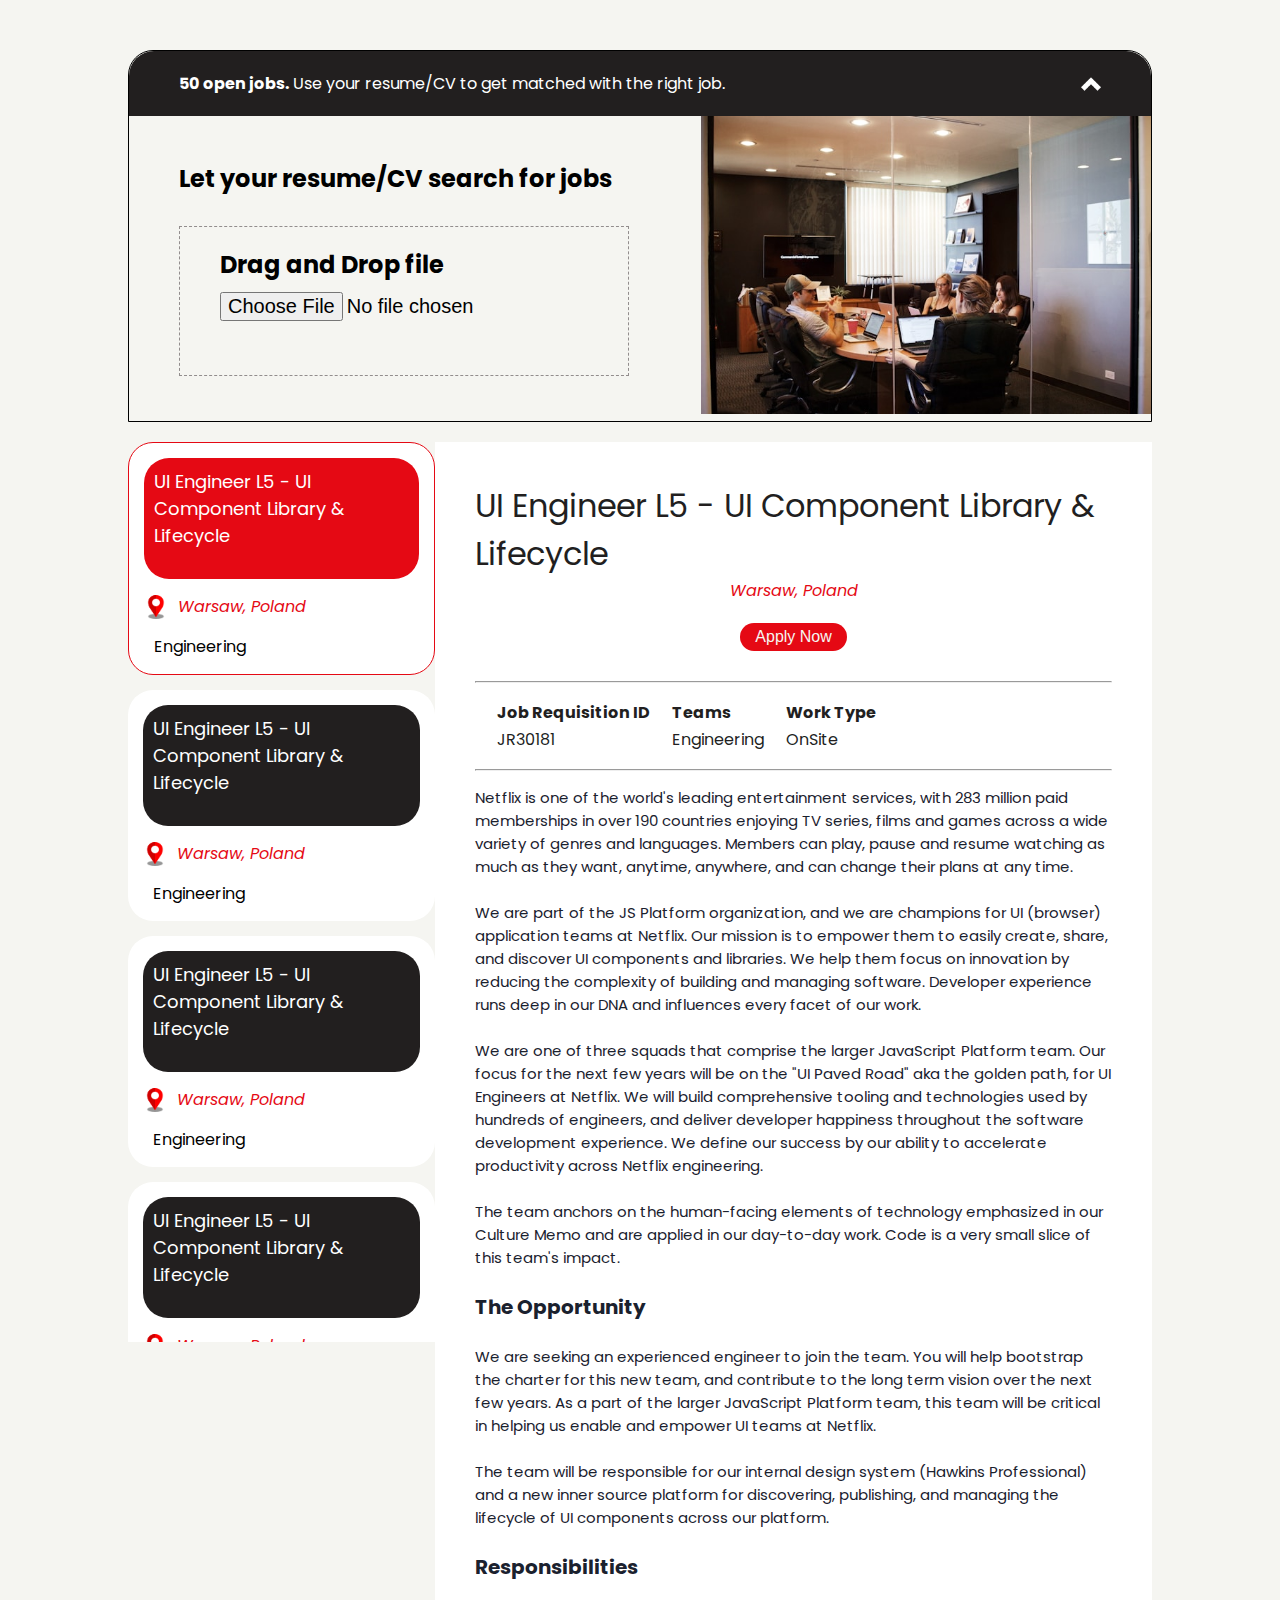
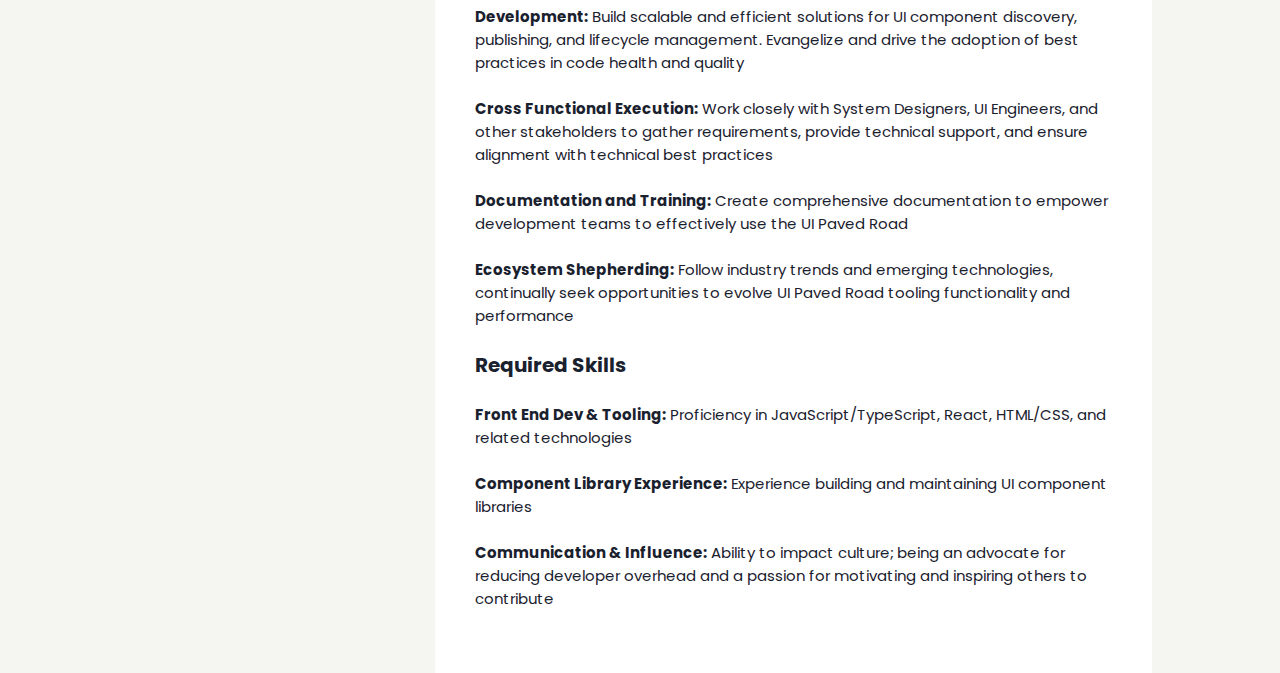
<file: css-sections/Netfilx Career Page/index.html>
<!DOCTYPE html>
<html lang="en">

<head>
    <meta charset="UTF-8">
    <meta name="viewport" content="width=device-width, initial-scale=1.0">
    <title>Document</title>
    <link rel="stylesheet" href="style.css">
    <link rel="preconnect" href="https://fonts.googleapis.com">
    <link rel="preconnect" href="https://fonts.gstatic.com" crossorigin>
    <link href="https://fonts.googleapis.com/css2?family=Poppins:wght@400;600&display=swap" rel="stylesheet">

</head>

<body>
    <section class="container">
        <div class="resume-container">
            <!-- Accordion -->
            <div class="accordion-title">
                <p><strong>50 open jobs.</strong> Use your resume/CV to get matched with the right job.</p>
                <img src="./up.png" alt="">
            </div>
            <div class="content">
                <div class="left-content">
                    <p>Let your resume/CV search for jobs</p>
                    <div class="dotted-box">
                        <p>Drag and Drop file</p>
                        <input type="file" placeholder="Selcet">
                    </div>
                </div>
                <div class="right-content">
                    <img src="./hiring.jpg" alt="">
                </div>
            </div>


        </div>
        <div class="job-card">
            <div class="job-title-card">
                <div class="card card-active">
                    <div class="card-title card-title-active">
                        <p>UI Engineer L5 - UI Component Library & Lifecycle</p>


                    </div>
                    <div class="address-bar">
                        <img src="./location.png" alt="">
                        <Address>Warsaw, Poland</Address>
                    </div>
                    
                    <span>Engineering</span>
                </div>

                <div class="card">
                    <div class="card-title">
                        <p>UI Engineer L5 - UI Component Library & Lifecycle</p>


                    </div>
                    <div class="address-bar">
                        <img src="./location.png" alt="">
                        <Address>Warsaw, Poland</Address>
                    </div>
                    <span>Engineering</span>
                </div>

                <div class="card">
                    <div class="card-title">
                        <p>UI Engineer L5 - UI Component Library & Lifecycle</p>


                    </div>
                    <div class="address-bar">
                        <img src="./location.png" alt="">
                        <Address>Warsaw, Poland</Address>
                    </div>
                    <span>Engineering</span>
                </div>

                <div class="card">
                    <div class="card-title">
                        <p>UI Engineer L5 - UI Component Library & Lifecycle</p>


                    </div>
                    <div class="address-bar">
                        <img src="./location.png" alt="">
                        <Address>Warsaw, Poland</Address>
                    </div>
                    <span>Engineering</span>
                </div>

                <div class="card">
                    <div class="card-title">
                        <p>UI Engineer L5 - UI Component Library & Lifecycle</p>


                    </div>
                    <div class="address-bar">
                        <img src="./location.png" alt="">
                        <Address>Warsaw, Poland</Address>
                    </div>
                    <span>Engineering</span>
                </div>



            </div>
            <div class="job-description">
                <div class="job-description-content">
                    <div class="heading">
                        <div class="top">
                            <p>UI Engineer L5 - UI Component Library & Lifecycle</p>
                            <Address>Warsaw, Poland</Address>
                        </div>
                        <button>Apply Now</button>

                    </div>
                    <hr>
                    <div class="job-meta">
                        <table>
                            <tr>
                                <th>Job Requisition ID</th>
                                <th>Teams</th>
                                <th>Work Type</th>
                            </tr>
                            <tr>
                                <td>JR30181</td>
                                <td>Engineering</td>
                                <td>OnSite</td>
                            </tr>
                        </table>

                    </div>
                    <hr>
                    <div class="job-paragraph">
                        <div class="job-paragraph-description">
                            <p>
                                Netflix is one of the world's leading entertainment services, with 283 million paid
                                memberships
                                in over 190 countries enjoying TV series, films and games across a wide variety of
                                genres and
                                languages. Members can play, pause and resume watching as much as they want, anytime,
                                anywhere,
                                and can change their plans at any time.<br><br>

                                We are part of the JS Platform organization, and we are champions for UI (browser)
                                application
                                teams at Netflix. Our mission is to empower them to easily create, share, and discover
                                UI
                                components and libraries. We help them focus on innovation by reducing the complexity of
                                building and managing software. Developer experience runs deep in our DNA and influences
                                every
                                facet of our work.<br><br>

                                We are one of three squads that comprise the larger JavaScript Platform team. Our focus
                                for the
                                next few years will be on the "UI Paved Road" aka the golden path, for UI Engineers at
                                Netflix.
                                We will build comprehensive tooling and technologies used by hundreds of engineers, and
                                deliver
                                developer happiness throughout the software development experience. We define our
                                success by our
                                ability to accelerate productivity across Netflix engineering.<br><br>

                                The team anchors on the human-facing elements of technology emphasized in our Culture
                                Memo and
                                are applied in our day-to-day work. Code is a very small slice of this team's
                                impact.<br><br>
                            </p>

                            <div class="opportunity">
                                <strong><span>The Opportunity</span></strong><br><br>
                                We are seeking an experienced engineer to join the team. You will help bootstrap the
                                charter for
                                this new team, and contribute to the long term vision over the next few years. As a part
                                of the
                                larger JavaScript Platform team, this team will be critical in helping us enable and
                                empower UI
                                teams at Netflix.<br><br>

                                The team will be responsible for our internal design system (Hawkins Professional) and a
                                new
                                inner source platform for discovering, publishing, and managing the lifecycle of UI
                                components
                                across our platform.<br><br>
                            </div>

                            <div class="responsibility">
                                <strong><span>Responsibilities</span></strong><br><br>

                                <strong>Development:</strong> Build scalable and efficient solutions for UI component
                                discovery, publishing, and
                                lifecycle management. Evangelize and drive the adoption of best practices in code health
                                and
                                quality<br><br>

                                <strong>Cross Functional Execution:</strong> Work closely with System Designers, UI
                                Engineers, and other
                                stakeholders to gather requirements, provide technical support, and ensure alignment
                                with
                                technical best practices<br><br>

                                <strong>Documentation and Training:</strong> Create comprehensive documentation to
                                empower development teams to
                                effectively use the UI Paved Road<br><br>

                                <strong>Ecosystem Shepherding:</strong> Follow industry trends and emerging
                                technologies, continually seek
                                opportunities to evolve UI Paved Road tooling functionality and performance<br>
                            </div><br>

                            <div class="required-skill">
                                <strong><span>Required Skills</span></strong><br><br>

                                <strong>Front End Dev & Tooling:</strong> Proficiency in JavaScript/TypeScript, React, HTML/CSS, and
                                related
                                technologies<br><br>

                                <strong>Component Library Experience:</strong> Experience building and maintaining UI
                                component libraries<br><br>

                                <strong>Communication & Influence:</strong> Ability to impact culture; being an advocate for reducing
                                developer
                                overhead and a passion for motivating and inspiring others to contribute<br><br>
                            </div>

                            

                        </div>

                    </div>
                </div>

            </div>
        </div>


    </section>

</body>

</html>
</file>
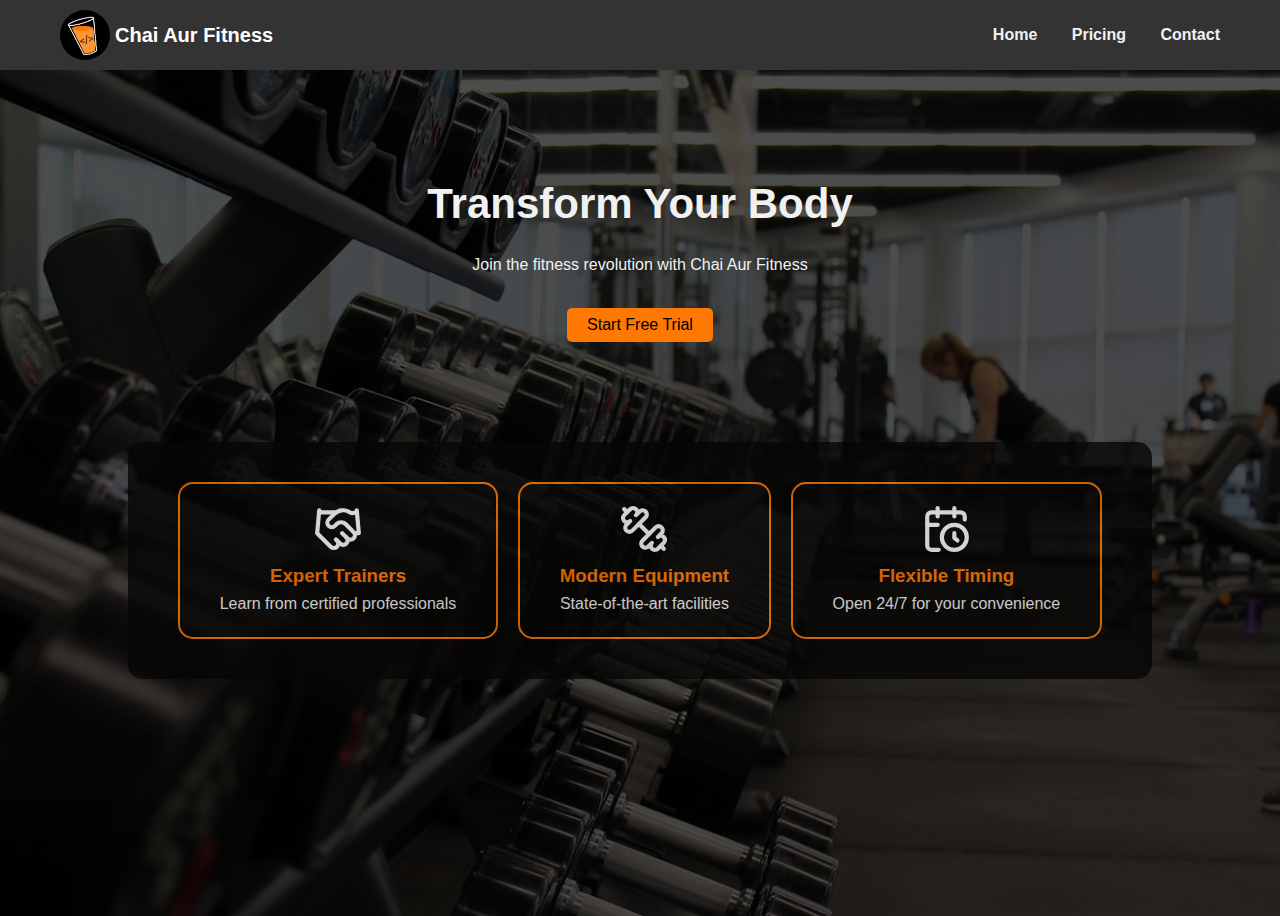
<file: landing-page-challenge/landing-page-1/index.html>
<!DOCTYPE html>
<html lang="en">
  <head>
    <meta charset="UTF-8" />
    <meta name="viewport" content="width=device-width, initial-scale=1.0" />
    <link rel="icon" type="image/x-icon" href="./assets/favicon.ico" />
    <title>Chai Aur Fitness</title>
    <!-- <link rel="stylesheet" href="challenge.css" /> -->
    <link rel="stylesheet" href="challenge.css" />
  </head>
  <body>
    <nav class="navbar">
      <div class="logo">
        <img
          src="./assets/chaicodelogo.png"
          alt="ChaiCode Logo"
          height="50px"
          width="50px"
        />
        Chai Aur Fitness
      </div>
      <div class="nav-links">
        <a href="#home">Home</a>
        <a href="#pricing">Pricing</a>
        <a href="#contact">Contact</a>
      </div>
    </nav>

    <main class="hero">
      <div class="hero-content">
        <h1>Transform Your Body</h1>
        <p>Join the fitness revolution with Chai Aur Fitness</p>
        <button class="cta-button">Start Free Trial</button>
      </div>
      <div class="features">
        <div class="feature">
          <img src="./assets/handshake.svg" height="50" width="50" />
          <h3>Expert Trainers</h3>
          <p>Learn from certified professionals</p>
        </div>
        <div class="feature">
          <img src="./assets/dumbbell.svg" height="50" width="50" />
          <h3>Modern Equipment</h3>
          <p>State-of-the-art facilities</p>
        </div>
        <div class="feature">
          <img src="./assets/calendar-clock.svg" height="50" width="50" />
          <h3>Flexible Timing</h3>
          <p>Open 24/7 for your convenience</p>
        </div>
      </div>
    </main>
  </body>
</html>
</file>
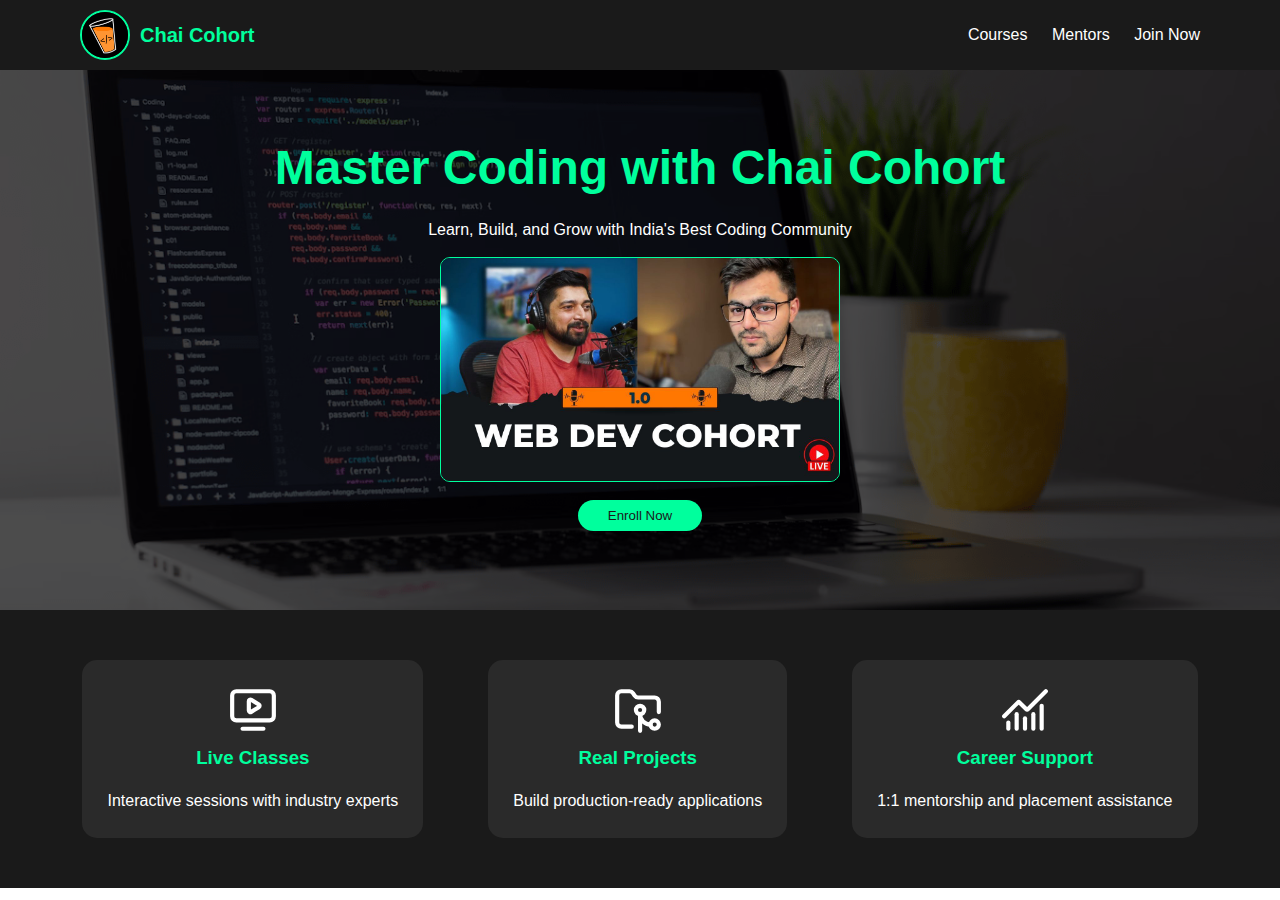
<file: landing-page-challenge/landing-page-2/index.html>
<!DOCTYPE html>
<html lang="en">
  <head>
    <meta charset="UTF-8" />
    <meta name="viewport" content="width=device-width, initial-scale=1.0" />
    <link rel="icon" type="image/x-icon" href="./assets/favicon.ico" />
    <title>Chai Cohort - Learn to Code</title>
    <link rel="stylesheet" href="challenge.css">
    <!-- <link rel="stylesheet" href="solution.css" /> -->
  </head>
  <body>
    <nav class="navbar">
      <div class="logo">
        <img
          src="./assets/chaicodelogo.png"
          alt="ChaiCode Logo"
          height="50px"
          width="50px"
        />
        Chai Cohort
      </div>
      <div class="menu">
        <a href="#courses">Courses</a>
        <a href="#mentors">Mentors</a>
        <a href="#join">Join Now</a>
      </div>
    </nav>

    <div class="hero">
      <div class="hero-content">
        <h1>Master Coding with Chai Cohort</h1>
        <p>Learn, Build, and Grow with India's Best Coding Community</p>
        <img
          src="./assets/web-dev-cohort.jpg"
          alt="Web Dev Cohort 1.0"
          width="400"
          height="225"
        />
        <button class="enroll-button">Enroll Now</button>
      </div>
    </div>

    <section class="highlights">
      <div class="highlight-card">
        <img src="./assets/tv-minimal-play.svg" height="50" width="50" />
        <h3>Live Classes</h3>
        <p>Interactive sessions with industry experts</p>
      </div>
      <div class="highlight-card">
        <img src="./assets/folder-git-2.svg" height="50" width="50" />
        <h3>Real Projects</h3>
        <p>Build production-ready applications</p>
      </div>
      <div class="highlight-card">
        <img src="./assets/chart-no-axes-combined.svg" height="50" width="50" />
        <h3>Career Support</h3>
        <p>1:1 mentorship and placement assistance</p>
      </div>
    </section>
  </body>
</html>
</file>
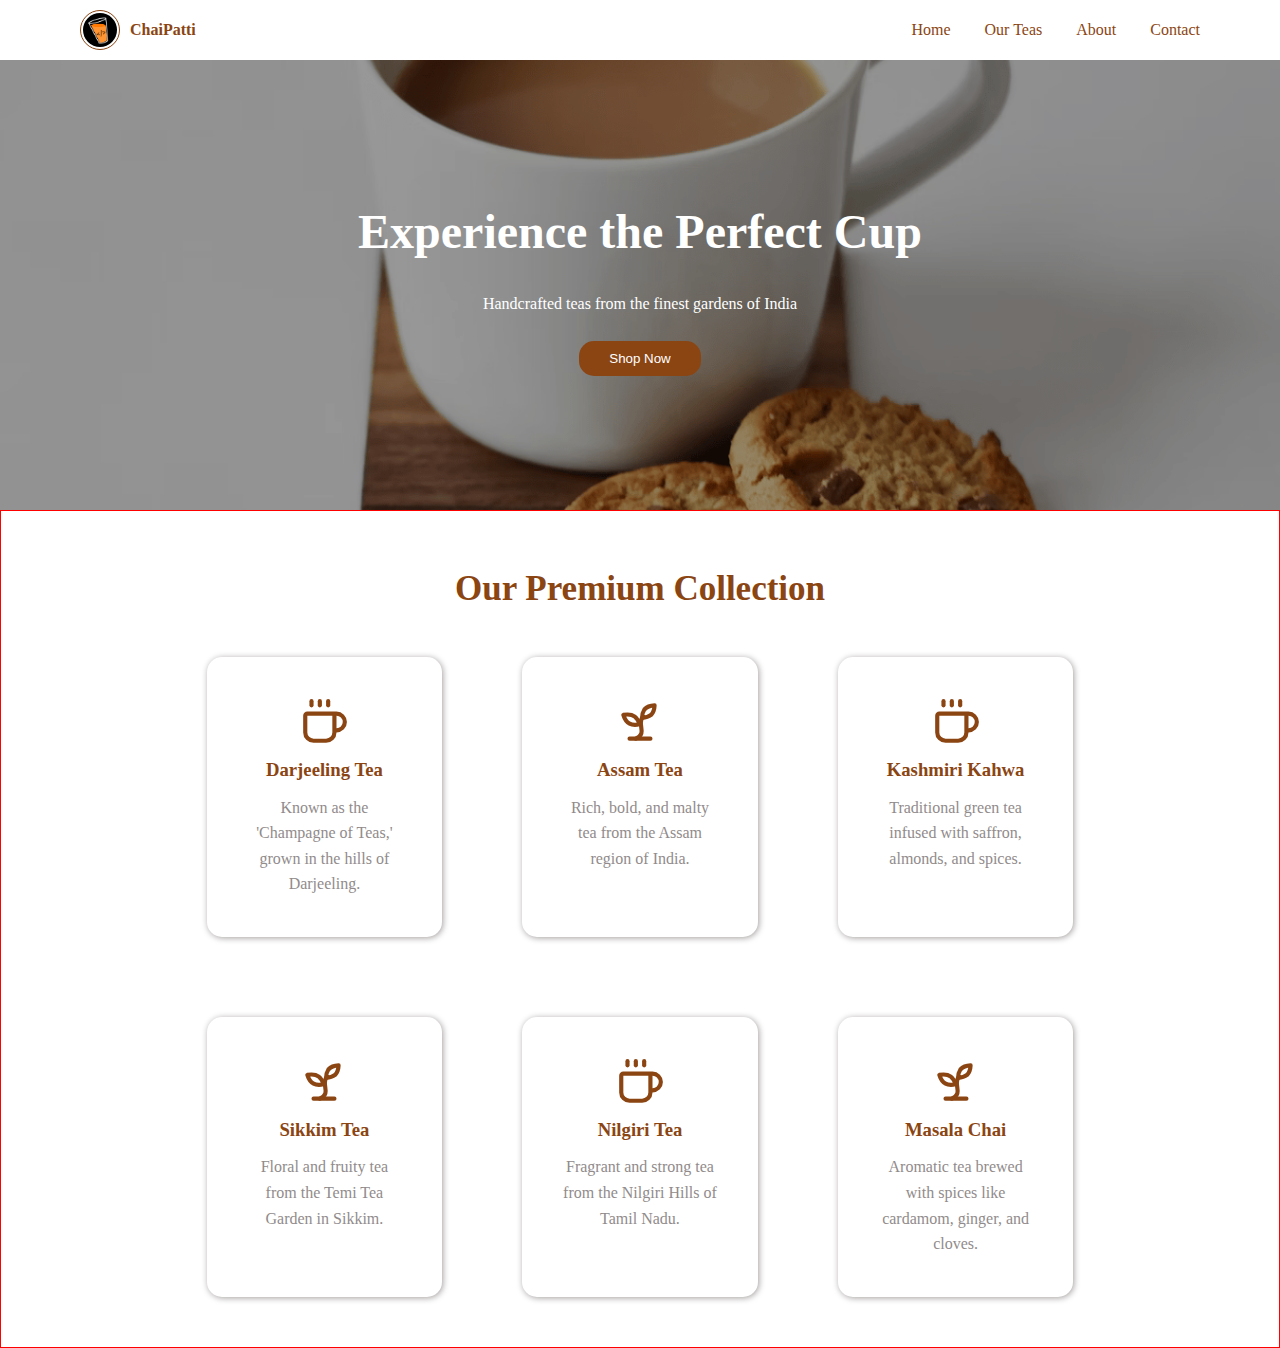
<file: landing-page-challenge/landing-page-3/index.html>
<!DOCTYPE html>
<html lang="en">
  <head>
    <meta charset="UTF-8" />
    <meta name="viewport" content="width=device-width, initial-scale=1.0" />
    <link rel="icon" type="image/x-icon" href="./assets/favicon.ico" />
    <title>ChaiPatti - Premium Tea Store</title>
    <link rel="stylesheet" href="challenge.css">
    <!-- <link rel="stylesheet" href="solution.css" /> -->
  </head>
  <body>
    <header class="header">
      <div class="logo">
        <img
          src="./assets/chaicodelogo.png"
          alt="ChaiCode Logo"
          height="50px"
          width="50px"
        />
        ChaiPatti
      </div>
      <nav class="nav-menu">
        <a href="#home">Home</a>
        <a href="#teas">Our Teas</a>
        <a href="#about">About</a>
        <a href="#contact">Contact</a>
      </nav>
    </header>

    <section class="hero">
      <div class="hero-text">
        <h1>Experience the Perfect Cup</h1>
        <p>Handcrafted teas from the finest gardens of India</p>
        <button class="shop-button">Shop Now</button>
      </div>
    </section>

    <section class="tea-collection">
      <h2>Our Premium Collection</h2>
      <div class="tea-cards">
        <div class="tea-card">
          <img src="./assets/tea.svg" height="50" width="50" />
          <h3>Darjeeling Tea</h3>
          <p>
            Known as the 'Champagne of Teas,' grown in the hills of Darjeeling.
          </p>
        </div>
        <div class="tea-card">
          <img src="./assets/tea-leaf.svg" height="50" width="50" />
          <h3>Assam Tea</h3>
          <p>Rich, bold, and malty tea from the Assam region of India.</p>
        </div>
        <div class="tea-card">
          <img src="./assets/tea.svg" height="50" width="50" />
          <h3>Kashmiri Kahwa</h3>
          <p>
            Traditional green tea infused with saffron, almonds, and spices.
          </p>
        </div>
        <div class="tea-card">
          <img src="./assets/tea-leaf.svg" height="50" width="50" />
          <h3>Sikkim Tea</h3>
          <p>Floral and fruity tea from the Temi Tea Garden in Sikkim.</p>
        </div>
        <div class="tea-card">
          <img src="./assets/tea.svg" height="50" width="50" />
          <h3>Nilgiri Tea</h3>
          <p>Fragrant and strong tea from the Nilgiri Hills of Tamil Nadu.</p>
        </div>
        <div class="tea-card">
          <img src="./assets/tea-leaf.svg" height="50" width="50" />
          <h3>Masala Chai</h3>
          <p>
            Aromatic tea brewed with spices like cardamom, ginger, and cloves.
          </p>
        </div>
      </div>
    </section>
  </body>
</html>
</file>
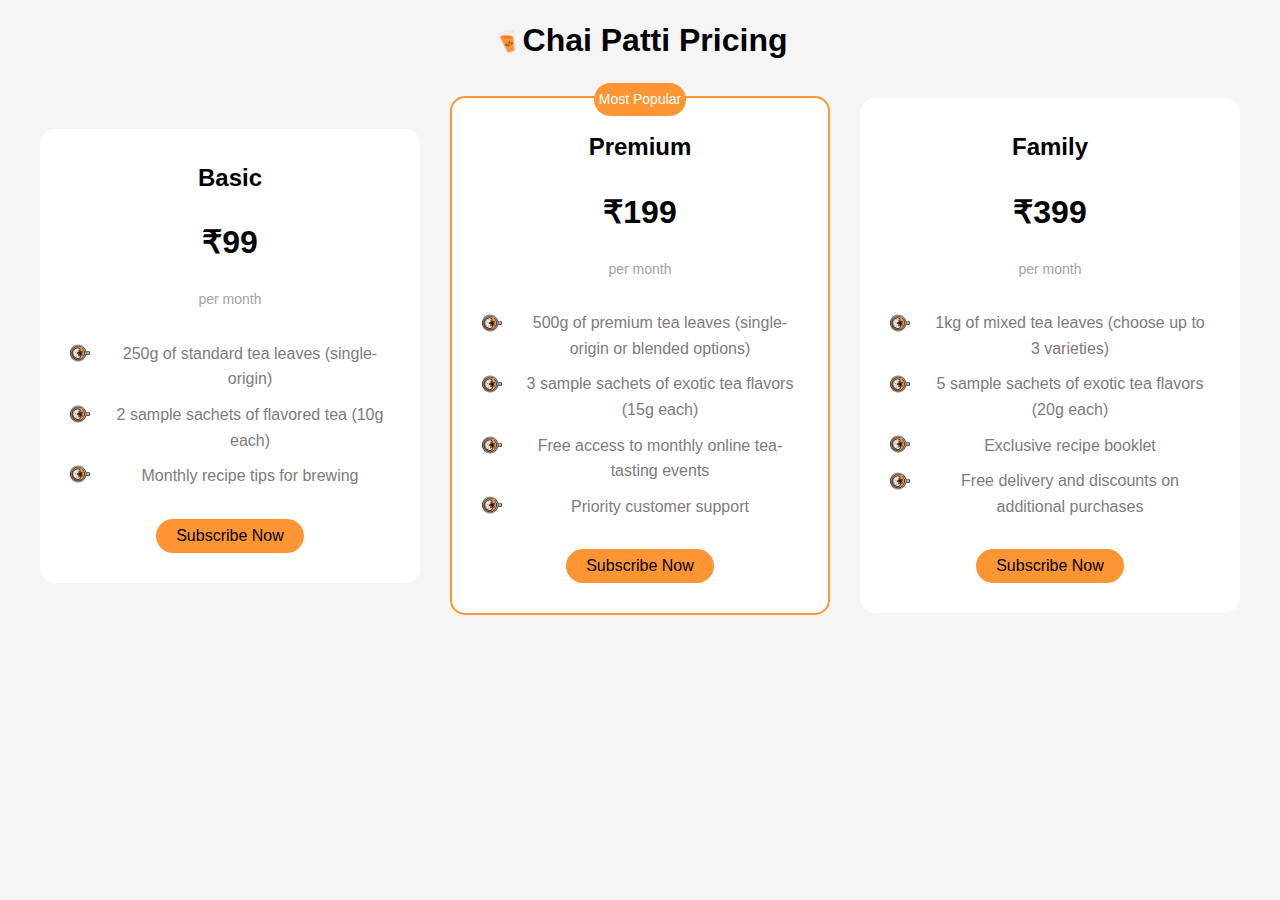
<file: pricing-table-challenge-y8h9kvzu/pricing-table-1/index.html>
<!DOCTYPE html>
<html lang="en">
  <head>
    <meta charset="UTF-8" />
    <meta name="viewport" content="width=device-width, initial-scale=1.0" />
    <title>ChaiPatti - Pricing</title>
    <link rel="stylesheet" href="challenge.css" />
    <!-- <link rel="stylesheet" href="solution.css" /> -->
  </head>
  <body>
    <div class="container">
      <h1 class="pricing-heading">
        <img
          src="./assets/chaicodelogo.png"
          alt="Chai Patti Pricing Logo"
          height="50"
          width="50"
        />
        Chai Patti Pricing
      </h1>
      <section class="pricing-container">
        <div class="pricing-card">
          <h2>Basic</h2>
          <div class="price">₹99</div>
          <div class="period">per month</div>
          <ul class="features">
            <li>250g of standard tea leaves (single-origin)</li>
            <li>2 sample sachets of flavored tea (10g each)</li>
            <li>Monthly recipe tips for brewing</li>
          </ul>
          <button class="subscribe-btn" aria-label="Subscribe to Basic Plan">
            Subscribe Now
          </button>
        </div>

        <div class="pricing-card popular">
          <div class="popular-badge">Most Popular</div>
          <h2>Premium</h2>
          <div class="price">₹199</div>
          <div class="period">per month</div>
          <ul class="features">
            <li>
              500g of premium tea leaves (single-origin or blended options)
            </li>
            <li>3 sample sachets of exotic tea flavors (15g each)</li>
            <li>Free access to monthly online tea-tasting events</li>
            <li>Priority customer support</li>
          </ul>
          <button class="subscribe-btn" aria-label="Subscribe to Premium Plan">
            Subscribe Now
          </button>
        </div>

        <div class="pricing-card">
          <h2>Family</h2>
          <div class="price">₹399</div>
          <div class="period">per month</div>
          <ul class="features">
            <li>1kg of mixed tea leaves (choose up to 3 varieties)</li>
            <li>5 sample sachets of exotic tea flavors (20g each)</li>
            <li>Exclusive recipe booklet</li>
            <li>Free delivery and discounts on additional purchases</li>
          </ul>
          <button class="subscribe-btn" aria-label="Subscribe to Family Plan">
            Subscribe Now
          </button>
        </div>
      </section>
    </div>
  </body>
</html>
</file>
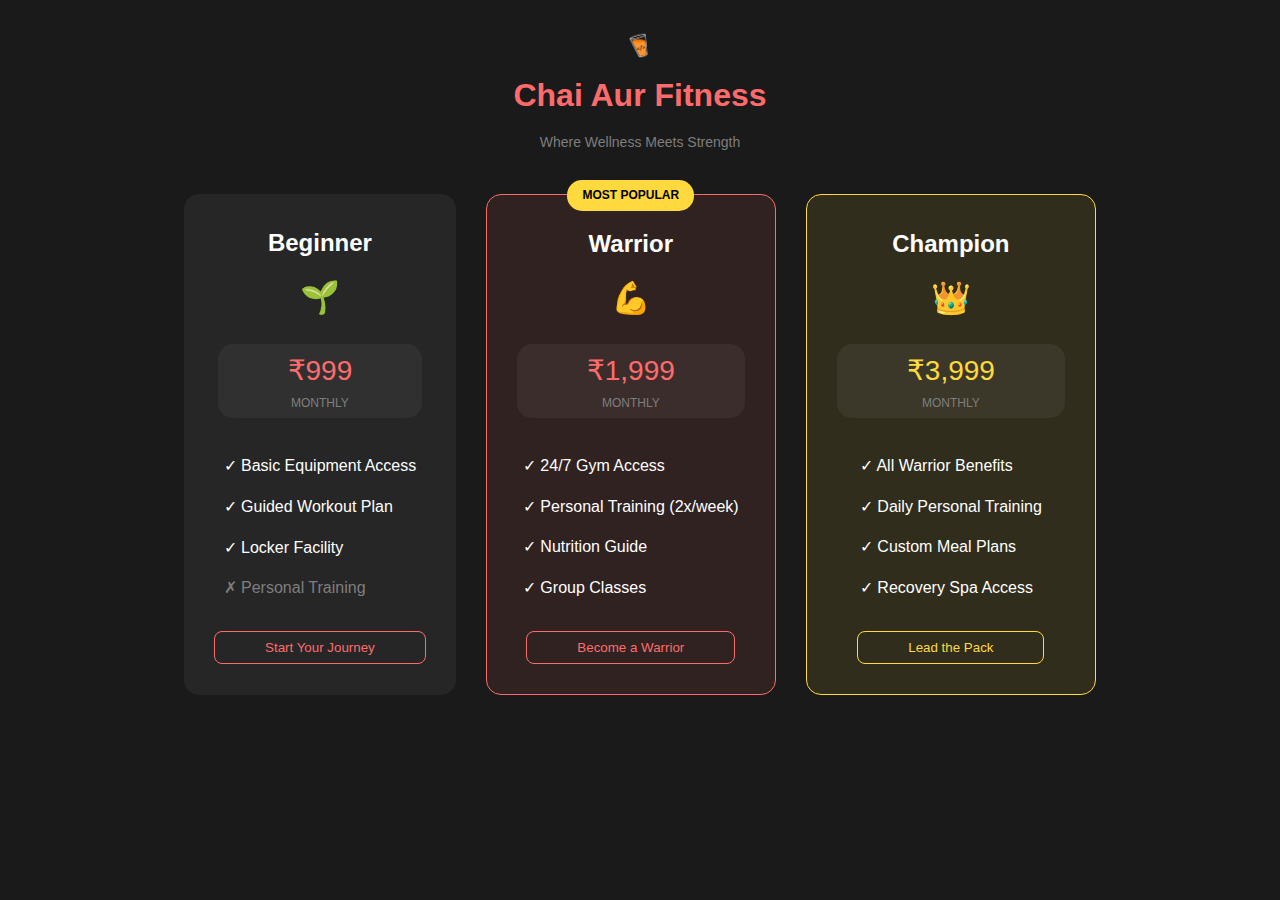
<file: pricing-table-challenge-y8h9kvzu/pricing-table-2/index.html>
<!DOCTYPE html>
<html lang="en">
  <head>
    <meta charset="UTF-8" />
    <meta name="viewport" content="width=device-width, initial-scale=1.0" />
    <title>Chai Aur Fitness - Membership</title>
    <link rel="stylesheet" href="challenge.css" />
    <!-- <link rel="stylesheet" href="solution.css" /> -->
  </head>
  <body>
    <div class="container">
      <div class="header">
        <img
          src="./assets/chaicodelogo.png"
          alt="Chai Aur Fitness Pricing Logo"
          height="50"
          width="50"
        />
        <h1>Chai Aur Fitness</h1>
        <p class="subtitle">Where Wellness Meets Strength</p>
      </div>
      <div class="pricing-container">
        <div class="pricing-card beginner">
          <div class="card-header">
            <h2>Beginner</h2>
            <div class="icon">🌱</div>
          </div>
          <div class="price-block">
            <div class="price">₹999</div>
            <div class="period">monthly</div>
          </div>
          <ul class="features">
            <li>✓ Basic Equipment Access</li>
            <li>✓ Guided Workout Plan</li>
            <li>✓ Locker Facility</li>
            <li class="disabled">✗ Personal Training</li>
          </ul>
          <button class="join-btn">Start Your Journey</button>
        </div>

        <div class="pricing-card warrior popular">
          <div class="popular-tag">MOST POPULAR</div>
          <div class="card-header">
            <h2>Warrior</h2>
            <div class="icon">💪</div>
          </div>
          <div class="price-block">
            <div class="price">₹1,999</div>
            <div class="period">monthly</div>
          </div>
          <ul class="features">
            <li>✓ 24/7 Gym Access</li>
            <li>✓ Personal Training (2x/week)</li>
            <li>✓ Nutrition Guide</li>
            <li>✓ Group Classes</li>
          </ul>
          <button class="join-btn">Become a Warrior</button>
        </div>

        <div class="pricing-card champion">
          <div class="card-header">
            <h2>Champion</h2>
            <div class="icon">👑</div>
          </div>
          <div class="price-block">
            <div class="price">₹3,999</div>
            <div class="period">monthly</div>
          </div>
          <ul class="features">
            <li>✓ All Warrior Benefits</li>
            <li>✓ Daily Personal Training</li>
            <li>✓ Custom Meal Plans</li>
            <li>✓ Recovery Spa Access</li>
          </ul>
          <button class="join-btn">Lead the Pack</button>
        </div>
      </div>
    </div>
  </body>
</html>
</file>
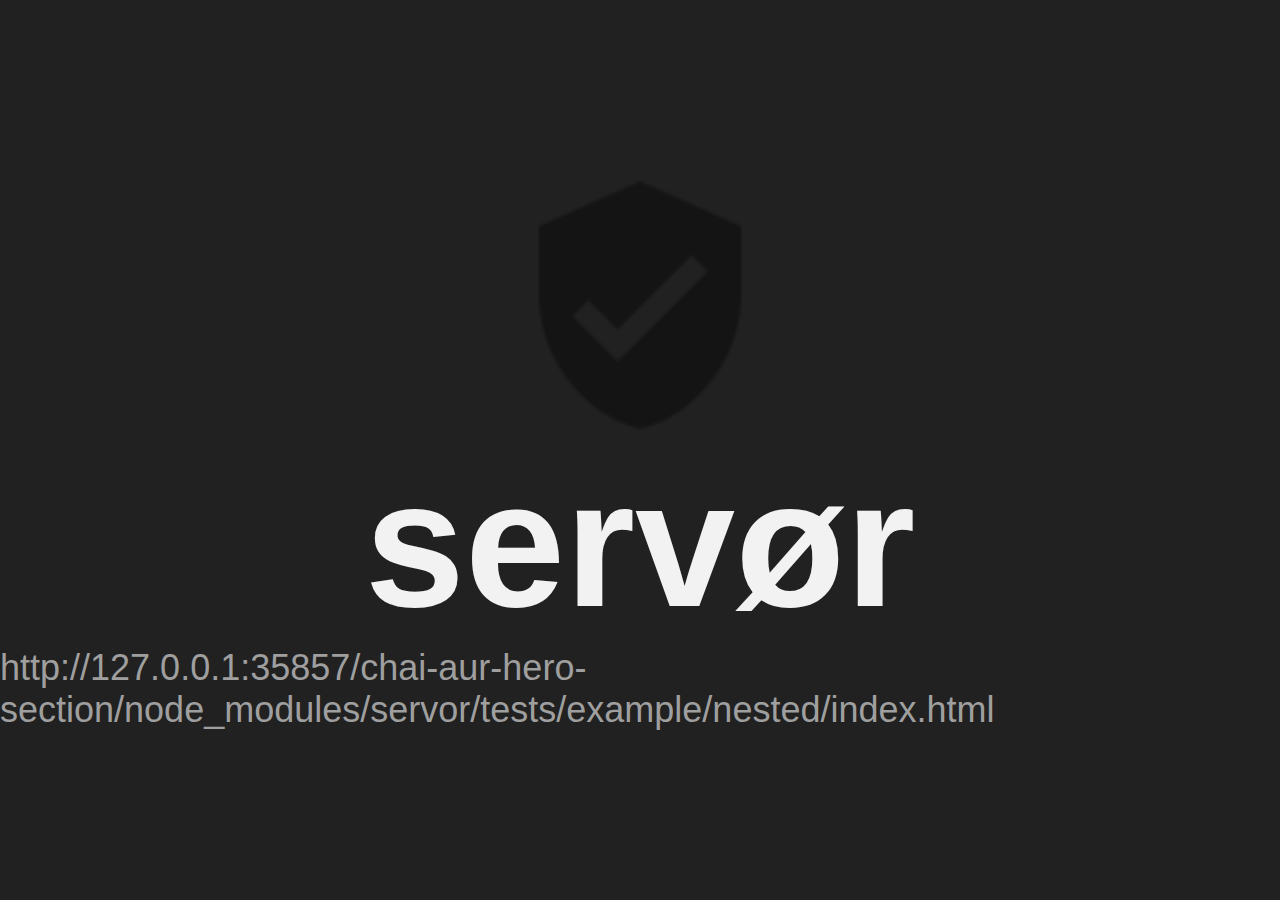
<file: chai-aur-hero-section/node_modules/servor/tests/example/nested/index.html>
<!DOCTYPE html>
<html lang="en">
  <head>
    <meta charset="utf-8" />
    <title>SERVOR_TEST_NESTED_INDEX</title>
    <link rel="stylesheet" href="./assets/index.css" />
    <meta name="viewport" content="width=device-width, initial-scale=1.0" />
    <meta name="description" content="An example web app" />
    <script defer src="./assets/index.js"></script>
  </head>
  <body>
    <img src="./assets/exists.png" alt="File that exists" />
    <h1>servør</h1>
    <h2></h2>
  </body>
</html>
</file>
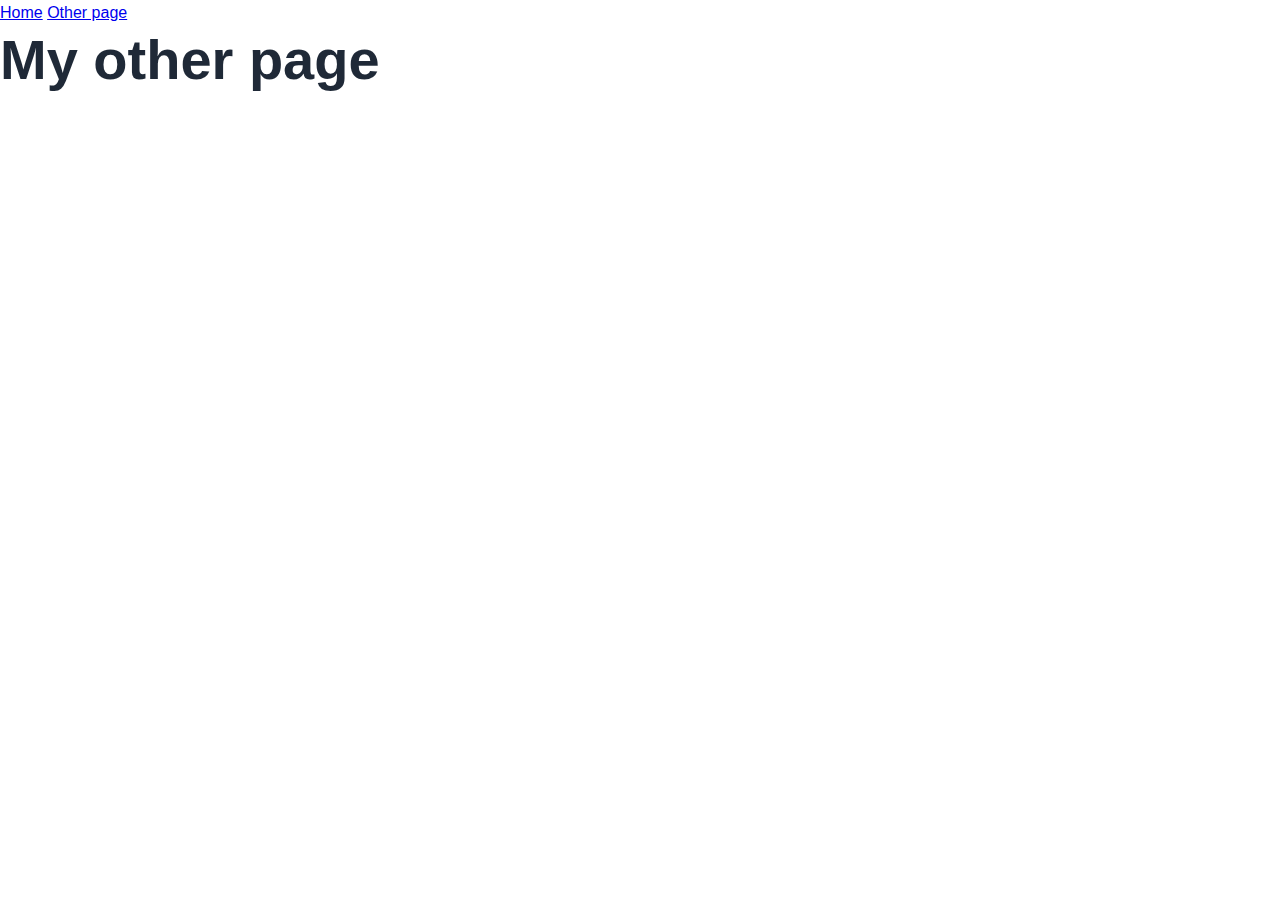
<file: landing-page-challenge/page2.html>
<!DOCTYPE html>
<html lang="en">
  <head>
    <title>Other page</title>
    <meta charset="UTF-8" />
    <meta name="viewport" content="width=device-width" />
    <link rel="stylesheet" href="styles.css" />
    <script type="module" src="script.js"></script>
  </head>
  <body>
    <nav>
      <a href="/">Home</a>
      <a href="/page2.html" aria-current="page">Other page</a>
    </nav>
    <main>
      <h1>My other page</h1>
    </main>
  </body>
</html>
</file>
<file: chai-aur-hero-section/styles.css>
* {
	margin: 0;
	padding: 0;
	box-sizing: border-box;
}

body {
	font-family: system-ui, -apple-system, BlinkMacSystemFont, 'Segoe UI', Roboto,
		Oxygen, Ubuntu, Cantarell, sans-serif;
	line-height: 1.6;
	color: white;
	background-color: #0a0a0a;
}

.main {
	background: linear-gradient(
		180deg,
		rgba(236, 89, 21, 0.1) 0%,
		transparent 100%
	);
	min-height: 100vh;
	padding: 2rem;
	display: flex;
	flex-direction: column;
  justify-content: center;
	align-items: center;
	gap: 2rem;
}

.heading {
	font-weight: 600;
  font-size: 60px;
}

.btns {
	display: flex;
	gap: 1rem;
}

.btns a {
  text-decoration: none;
  color: #ffbf86;
  background: rgba(231, 255, 253, 0.1);
  padding: 0.8rem 1rem;
  border-radius: 10px;
  font-size: 14px;
}
</file>
<file: chai-aur-hero-section/challenge-1/styles.css>
* {
  margin: 0;
  padding: 0;
  box-sizing: border-box;
}

body {
  font-family: -apple-system, BlinkMacSystemFont, 'Segoe UI', Roboto, Oxygen,
    Ubuntu, Cantarell, sans-serif;
  line-height: 1.6;
  color: white;
  background-color: #0a0a0a;
}

.hero {
  height: 80vh;
  display: flex;
  flex-direction: column;
  justify-content: center;
  align-items: center;
}

.announcement {
  
  
  background: transparent;

}

.announcement-link {
  /*  */
  padding: 10px 14px 10px 14px;
  border: 1px solid #171616;
  border-radius: 25px;
 text-decoration: none;
 display: flex;
 /* flex-direction: row; */
 align-items: center;
 gap: 8px;
 transition: all 0.3s ease;
 
 
 
 
  
}

.announcement-link:hover {
  background-color: rgb(173, 176, 178);

}

.announcement-text {
  
  color: white;
  font-size: 18px;
  
  


}

.announcement-button {
  
  color: white;
  border: none;
  padding: 5px 10px 5px 10px;
  border-radius: 13px;
  background-color: rgb(149, 145, 145);
  
  display: flex;
  align-items: center;
  justify-content: center;
}

.hero-content {
  display: flex;
  flex-direction: column;
  gap: 30px;
  justify-content: center;
  align-items: center;
  text-align: center;
  

}

.hero-title {
  font-size: 60px;
  line-height: 1.2;
  
  
}

.hero-description {
  font-size: 18px;
  
  
}

.cta-button {
  padding: 10px 20px 10px 20px;
  border: 1px solid #171616;
  border-radius: 25px;
  text-decoration: none;
  color: white;
  background-color: blue;
  display: flex;
  justify-content: center;
  align-items: center;
  gap: 8px;
  
  
  transition: all 0.3s ease;
}

.cta-button:hover {
  background-color: rgb(78, 78, 213);
  scale: 1.02;
}

@media (max-width: 640px) {
  .hero {
    padding: 1rem;
  }

  .announcement-link {
    font-size: 0.75rem;
  }

  .hero-content {
    padding: 0 1rem;
  }
}
</file>
<file: chai-aur-hero-section/challenge-2/styles.css>
:root {
  --primary-blue: #3b82f6;
  --primary-blue-dark: #2563eb;
  --gray-800: #1f2937;
  --neutral-400: #9ca3af;
  --neutral-900: #111827;

  /* Dark mode variables */
  --bg-dark: #111827;
  --text-dark: #ffffff;
  --border-dark: #374151;
}

body {
  
}

.dark{
  background-color: var(--bg-dark);
  color: var(--text-dark);
  
}
#darkModeToggle{
  margin-top: 10%;
  margin-left:1340px;
  padding: 10px;
  border-radius: 5px;
  border: 1px solid #9ca3af; 
  background-color: var(--primary-blue-dark);
  color: white;
  
  
  
}

.hero {
  

  margin-top: 50px;
  display: flex;
  justify-content: center;
  align-items: center;
  
}

.hero-grid {
  display: flex;
  
  gap: 50px;
  
  
  

}


.content-col h1 {
  margin: 0;
  font-size: 60px;
    
}

.content-col p {
  font-size: 18px;
  
}

.cta-group {
  display: flex;
  gap: 15px;
  
}

.sr-only {
  display: none;
}

.input-wrapper {
  
  border-radius: 5px;
  border: 1px solid #9ca3af;
  overflow: hidden;

}

input[type='text'] {
  padding: 10px 9px 10px 9px;
  outline: none;
  border: none;
   
}

.demo-button {
  padding: 10px;
  border-radius: 5px;
  border: 1px solid #9ca3af; 
  background-color: var(--primary-blue);
  color: white;
  transition: all 0.2s ease;
}

.demo-button:hover {
  background-color: var(--primary-blue-dark);
}

.brands-section {
  margin-top: 40px;
  display: flex;
  flex-direction: column;
}

.trusted-by {
  font-size: 14px;

  text-transform: uppercase;
}

.brand-logos {
  
  
  margin-top: 0px;
  display: flex;
  
  align-items: center;
  gap: 20px;
}

.brand-logo {
  width: 70px;
  
}

.image-col {
  


}

.hero-image {
  width: 480px;
  border-radius: 15px;
}

@media (min-width: 640px) {
  .hero {
  }

  .content-col h1 {
  }

  .cta-group {
  }

  .demo-button {
  }

  .input-wrapper {
  }

  input[type='text'] {
  }
}

@media (min-width: 768px) {
  .content-col h1 {
  }
}

@media (min-width: 1024px) {
  .hero {
  }

  .hero-grid {
  }

  .content-col h1 {
  }

  .cta-group {
  }

  .brands-section {
  }

  .image-col {
  }
}

@media (min-width: 1280px) {
  .hero-grid {
    
  }
}

.dark-mode-toggle {
}

.dark-mode-toggle:hover {
}

body.dark {
}

.dark-mode-toggle {
}

.dark-mode-toggle:hover {
}

input[type='text'].dark {
}

input[type='text']::placeholder {
}
</file>
<file: css-sections/Netfilx Career Page/style.css>
*{
    padding: 0;
    margin: 0;
    box-sizing: border-box;
}
body{
    background-color: #F5F5F1;
    font-family: "Poppins", serif;;
}

.container{
    min-height: 100vh;
    width: 100%;
    display: flex;
    flex-direction: column;
    align-items: center;


}

.resume-container{
    width: 80%;
    margin-top: 50px;
    border: 1px solid black;
    border-top-left-radius: 25px;
    border-top-right-radius: 25px;

}

.accordion-title{
    display: flex;
    justify-content: space-between;
    align-items: center;
    background-color: #221f1f;
    color: white;
    padding: 20px 0 20px 0;
    border-top-left-radius: 25px;
    border-top-right-radius: 25px;
}

.accordion-title p{
    font-size: 16px;
    margin-left: 50px;

}

.accordion-title img{
    width: 20px;
    margin-right: 50px;
}

.content{
    display: flex;
    justify-content: space-between;
}

.left-content{
    margin-left: 50px;
    display: flex;
    flex-direction: column;
    justify-content: center;
    gap: 30px;

}

.left-content p{
    font-size: 24px;
    font-weight:700;
}
.left-content input{
    margin-top: 10px;
    font-size: 20px;
    
    
}

.left-content>.dotted-box{
    width: 450px;
    height: 150px;
    border: 1px dashed rgb(146, 141, 141);
    padding: 20px 40px;
}




.right-content img{
    width: 450px;
}

.job-card{
    width: 80%;
    
    display: flex;
    margin-top: 20px;
}

.job-title-card{
    width: 30%;
    height: 100vh;
    
    overflow-y: scroll;
}


.card{
    
    border-radius: 25px;
    padding: 15px;
    display: flex;
    flex-direction: column;
    gap: 15px;
    background-color: white;
    margin-bottom: 15px;
}

.card-active{
    border: 1px solid #E50914;
}



.card-title{
    background-color: #221f1f;
    color: white;
    padding-top: 10px;
    padding-bottom: 30px;
    padding-left: 10px;
    border-radius: 25px;
    font-size: 18px;
}

.card-title-active{
    background-color: #E50914;
}

.card Address{
   
    color: #E50914;
    padding-left: 10px;
}
.address-bar{
    
    display: flex;
    align-items: center;
}
.address-bar img{
    width: 24px;

}
.card span{
    padding-left: 10px;
}

.job-description{
    width: 70%;
    
    background-color: white;
    color: #221f1f;
    padding: 40px;
}

.heading{
    display: flex;
    flex-direction: column;
    align-items: center;
    gap: 20px;
    margin-bottom: 30px;
}

.heading>.top{
    display: flex;
    flex-direction: column;
    align-items: center;
    gap: 0px;

}

.heading p{
    font-size: 32px;
}

.heading Address{
    margin-top: 0;
    color: #E50914;
}

.heading button{
    font-size: 16px;
    padding: 5px 15px;
    border-radius: 25px;
    color: #F5F5F1;
    background-color: #E50914;
    border: none;
    cursor: pointer;

}

.job-meta{
    margin-top: 15px;
    margin-bottom: 15px;
    font-size: 16px;
    
}
th,td{
    text-align: left;
    padding-left: 20px;
}

.job-paragraph{
    margin-top: 15px;
    color: #1a212e;
    font-size: 15px;
}
 
.job-paragraph-description>.opportunity span{
    padding-top: 30px;
    font-size: 20px;


}

.job-paragraph-description>.responsibility span{
    padding-top: 30px;
    font-size: 20px;
    margin-bottom: 50px;

}
.job-paragraph-description>.required-skill span{
    padding-top: 30px;
    font-size: 20px;

}
</file>
<file: landing-page-challenge/landing-page-1/challenge.css>
/* Challenge CSS */
* {
  margin: 0;
  padding: 0;
  box-sizing: border-box;
}

/* Basic styles */
body {
  font-family: "Arial", sans-serif;
  line-height: 1.6;
}

/* Navbar styles */
.navbar {
  /* Add styles for navbar */
  padding: 10px 60px;
  display: flex;
  justify-content: space-between;
  align-items: center;
  color: white;
  background-color: #333333;
  font-weight: 700;
}

.logo {
  /* Add styles for the logo */
  display: flex;
  align-items: center;
  gap: 5px;
  font-size: 20px;
}

.logo img {
  /* Add styles for logo image */
  border-radius: 50%;
  
}

.nav-links a {
  /* Add styles for nav links */
  text-decoration: none;
  color: #f1f1f1;
  margin-left: 30px;
}

.nav-links a:hover {
  /* Add hover styles for nav links */
  color: #ff7902;
}

/* Hero section styles */
.hero {
  position : relative;
  padding-top: 100px;
  width: 100%;
  height: 94vh;
  /* Add styles for hero section */
  background-image: url("./assets/chaigym.png");
  background-position: center;
  background-repeat: no-repeat;
  background-size: cover;
  color: #f1f1f1;
  display: flex;
  flex-direction: column;
  align-items: center;
  gap: 100px;
}

/* New Things to learn */
.hero::before{
  content: "";
  position : absolute;
  width: 100%;
  height: 100%;
  top: 0;
  left: 0;
  background-color: rgba(0, 0, 0, 0.7);
  z-index: 1;
}

/* All the content inside the hero section will have the Z-index 2 */
/* New Things to learn */

.hero>*{
  z-index: 2;
}

.hero-content {
  /* Add styles for hero content */
  text-align: center;
  
}

.hero-content h1 {
  /* Add styles for hero heading */
  margin-bottom: 15px;
  font-size: 42px;
}

.hero-content p {
  /* Add styles for hero paragraph */
  margin-bottom: 30px;
}

.cta-button {
  /* Add styles for CTA button */
  padding: 8px 20px;
  color: black;
  background-color: #ff7902;
  border-radius: 5px;
  font-size: 16px;
  border: none;
}


.cta-button:hover {
  /* Add hover styles for CTA button */
}

/* Features section styles */
.features {
  /* Add styles for features section */
  border: none;
  width: 80%;
  padding: 40px 40px;
  background-color: #060605;
  opacity: 80%;
  border-radius: 15px;
  display: flex;


  justify-content: space-around;

}

.feature {
  /* Add styles for each feature block */
  border: 2px solid #ff7902;
  text-align: center;
  padding: 20px 40px;
  border-radius: 15px;
}

.feature h3 {
  /* Add styles for feature heading */
  color: #ff7902;
}

.feature p {
  /* Add styles for feature paragraph */
}
</file>
<file: landing-page-challenge/landing-page-2/challenge.css>
/* Challenge CSS */
* {
  margin: 0;
  padding: 0;
  box-sizing: border-box;
}

body {
  font-family: "Inter", sans-serif;
  line-height: 1.6;
}

/* Navbar styles */
.navbar {
  /* Add styles for the navbar */
  display: flex;
  padding: 10px 80px;
  justify-content: space-between;
  align-items: center;
  background-color:#1a1a1a ;
  color: #ffffff;
}

.logo {
  /* Add styles for the logo */
  display: flex;
  align-items: center;
  gap: 10px;
  color: #00ff9d;
  font-weight: 700;
  font-size: 20px;
  
}

.logo img {
  /* Add styles for the logo image */
  border-radius: 50%;
  border: 2px solid #00ff9d;
}

.menu a {
  /* Add styles for the navigation links */
  text-decoration: none;
  color: #ffffff;
  margin-left: 20px;
}

.menu a:hover {
  /* Add hover styles for navigation links */
  color: #00ff9d;
  transition: all 0.2s ease-in-out;
}

/* Hero section styles */
.hero {
  /* Add styles for the hero section */
  height: 60vh;
  position: relative;
  
  display: flex;
  justify-content: center;
  /* align-items: center; */
  background-image: url("./assets/chaicohort.png");
  background-position: center;
  background-repeat: no-repeat;
  background-size: cover;
  
}

.hero::before{
  content: "";
  position: absolute;
  top: 0;
  left: 0;
  width: 100%;
  height: 100%;
  background-color: rgba(0,0,0,0.7);
  z-index: 1;
}

.hero>*{
  z-index: 2;
}

.hero-content {
  /* Add styles for the hero content container */
  text-align: center;
  padding: 50px;
  color: #ffffff;
  
  

}

.hero-content h1 {
  /* Add styles for the hero heading */
  color: #00ff9d;
  margin-top: 10px;
  margin-bottom: 10px;
  font-size: 48px;

}

.hero-content p {
  /* Add styles for the hero paragraph */
  margin-bottom: 15px;
}

.hero-content img {
  /* Add styles for the image in the hero section */
  border: 1px solid #00ff9d;
  border-radius: 10px;
  margin-bottom: 10px;
  
}

.enroll-button {
  /* Add styles for the enroll button */
  display: block;
  margin: 0 auto;
  padding: 8px 30px;
  background-color: #00ff9d;
  color: #1a1a1a;
  border-radius: 25px;
  border: none;
}

.enroll-button:hover {
  /* Add hover styles for the enroll button */
  color: #00ff9d;
  background-color: #1a1a1a;
  transition: all 0.2s ease-in-out;
}

/* Highlights section styles */
.highlights {
  /* Add styles for the highlights section */
  display: flex;
  padding: 50px;
  justify-content: space-around;
  background-color: #1a1a1a;
}

.highlight-card {
  /* Add styles for each highlight card */
  background-color: #2a2a2a;
  padding: 25px;
  text-align: center;
  color: #ffffff;
  border-radius: 15px;
}

.highlight-card h3 {
  /* Add styles for highlight card headings */
  color: #00ff9d;
}

.highlight-card p {
  /* Add styles for highlight card paragraphs */
  margin-top: 15px;
}
</file>
<file: landing-page-challenge/landing-page-3/challenge.css>
/* Challenge CSS */
* {
  margin: 0;
  padding: 0;
  box-sizing: border-box;
}

body {
  font-family: "Georgia", serif;
  line-height: 1.6;
  color: #333;
}

.header {
  /* Define header styles here */
  display: flex;
  padding: 10px 80px;
  justify-content: space-between;
  align-items: center;
}

.logo {
  /* Define logo styles here */
  display: flex;
  align-items: center;
  gap: 10px;
  color: #8b4513;
  font-weight: 700;
  
}

.logo img {
  /* Define image styles within the logo here */
  border-radius: 50%;
  padding: 2px;
  border: 1px solid #8b4513;
  height: 40px;
  width: 40px;
}

.nav-menu a {
  /* Define navigation link styles here */
  text-decoration: none;
  margin-left: 30px;
  color: #8b4513;
}

.nav-menu a:hover {
  /* Define hover styles for navigation links here */
  color: #333;
  transition: all 0.2s ease-in-out;
}

.hero {
  /* Define hero section styles here */
  position: relative;
  height: 50vh;
  background-image: url("./assets/chaipatti.png");
  background-size: cover;
  background-position: center;
  background-repeat: no-repeat;
  display: flex;
  justify-content: center;
  align-items: center;
}
.hero::before{
  position: absolute;
  content: "";
  top: 0;
  left: 0;
  width: 100%;
  height: 100%;
  background-color: rgba(0,0,0,0.4);
  z-index: 1;
}

.hero>*{
  z-index: 2;

}

.hero-text{
  text-align: center;
  color: #ffffff;
}
.hero-text h1 {
  /* Define styles for h1 in hero-text here */
  font-size: 48px;
  margin-bottom: 20px;
}

.hero-text p {
  /* Define styles for paragraph in hero-text here */
  margin-bottom: 25px;
}

.shop-button {
  /* Define shop button styles here */
  padding: 10px 30px;
  border-radius: 15px;
  border: none;
  background-color: #8b4513;
  color: #ffffff;
}

.shop-button:hover {
  /* Define hover styles for shop button here */
  color: #8b4513;
  background-color: #ffffff;
  transition: all 0.3s ease-in-out;
}

.tea-collection {
  /* Define tea collection section styles here */
  border: 1px solid red;
  display: flex;
  flex-direction: column;
  align-items: center;
  padding: 50px;
  
 
}

.tea-collection h2 {
  /* Define styles for h2 in tea collection here */
  color: #8b4513;
  font-size: 35px;
}

.tea-cards {
  /* Define tea cards container styles here */
  margin-top: 40px;
  width: 80%;
  display: flex;
  justify-content: center;
  gap: 80px;
  flex-wrap: wrap;
}

.tea-card {
  /* Define styles for each tea card here */
  box-shadow: 1px 1px 6px #a49e9e;
  text-align: center;
  width: 25%;
  padding: 40px;
 border: none;
  border-radius: 15px;
}

.tea-card h3 {
  /* Define styles for tea card headings here */
  color: #8b4513;
  margin-bottom: 10px;
}

.tea-card p {
  /* Define styles for tea card paragraph text here */
  color: rgb(145, 139, 139);
}
</file>
<file: pricing-table-challenge-y8h9kvzu/pricing-table-1/challenge.css>
/* Challenge CSS */

* {
  margin: 0;
  padding: 0;
  box-sizing: border-box;
}

body {
  font-family: Arial, sans-serif;
  line-height: 1.6;
  background-color: #f5f5f5;
}

.container {
  /* Add your styles here */
  display: flex;
  flex-direction: column;
  
  align-items: center;
  height: 100vh;
  background-color: #f5f5f5;
  
}

h1 {
  /* Add your styles here */
  margin-top: 15px;
}

.pricing-heading {
  /* Add your styles here */
  display: flex;
  align-items: center;
}
.pricing-heading img{
  width: 30px;
  height: 30px;
}

.pricing-container {
  /* Add your styles here */
  display: flex;
  align-items: center;
  margin-top: 30px;
  gap: 30px;
  
}

.pricing-card {
  /* Add your styles here */
  padding: 30px;
  display: flex;
  flex-direction: column;
  gap: 20px;
  align-items: center;
  width: 380px;
  border: none;
  box-shadow: inset;
  border-radius: 15px;
  background-color: #ffffff;
  text-align: center;
  
}

/* .pricing-card:hover { */
  /* Add your styles here */
  
/* } */

.pricing-card.popular {
  /* Add your styles here */
  border: 2px solid #FE9533;
  position: relative;
}

.popular-badge {
  /* Add your styles here */
  position: absolute;
  top: -15px;
  background-color: #FE9533;
  color: white;
  padding: 5px 5px;
  border-radius: 25px;
  font-size: 14px;

}

.price {
  /* Add your styles here */
  font-size: 32px;
  font-weight: bold;
}

.period {
  /* Add your styles here */
  font-size: 14px;
  color: rgb(167, 159, 159);
}

.features {
  /* Add your styles here */
  
  list-style: none;
  
  
  
}

.features li {
  /* Add your styles here */
  margin-top: 10px;
  color: rgb(128, 122, 122);
  position: relative;
  padding-left: 40px;
  
  
}

.features li::before{
  content: "";
  position: absolute;
  background: url("./assets/chai-tea.png") no-repeat center center;
  top: 5%;
  left: 0;
  background-size: 20px;
  width: 20px;
  height: 20px;
  

}

.subscribe-btn {
  /* Add your styles here */
  margin-top: 10px;
  padding: 8px 20px;
  font-size: 16px;
  border-radius: 25px;
  border: none;
  background-color: #FE9533;
  transition: all 0.2s ease;

}

.subscribe-btn:hover {
  /* Add your styles here */
  background-color: black;
  color: #FE9533;
  font-weight: 700;
}
</file>
<file: pricing-table-challenge-y8h9kvzu/pricing-table-2/challenge.css>
/* Challenge CSS */

* {
  margin: 0;
  padding: 0;
  box-sizing: border-box;
}

body {
  font-family: Arial, sans-serif;
  line-height: 1.6;
  background-color: #f5f5f5;
}

.container {
  /* Add your styles here */
  width: 100%;
  height: 100vh;
  background-color: #1a1a1a;
  color: white;
  display: flex;
  flex-direction: column;
  gap: 30px;
  align-items: center;
}

.header {
  /* Add your styles here */
  margin-top: 30px;
  display: flex;
  flex-direction: column;
  align-items: center;
  gap: 10px;
}

.header img{
  height: 30px;
  width: 30px;

}

h1 {
  /* Add your styles here */
  color: #ff6b6b;
}

.subtitle {
  /* Add your styles here */
  color: #7e7e7e;
  font-size: 14px;
}

.pricing-container {
  /* Add your styles here */
  display: flex;
  gap: 30px;
}

.pricing-card {
  /* Add your styles here */
  margin-top: 10px;
  border: none;
  border-radius: 15px;
  padding: 30px;
  display: flex;
  flex-direction: column;
  align-items: center;
  justify-content: space-around;
  gap: 20px;
  background-color: #262626;
  
}

.pricing-card:hover {
  /* Add your styles here */
}

.card-header {
  /* Add your styles here */
  text-align: center;
 
  font-size: 16px;
}

.icon {
  /* Add your styles here */
  margin-top: 10px;
  font-size: 32px;
  
  
}
.popular{
  position: relative;
}

.popular-tag {
  /* Add your styles here */
  position: absolute;
  top: -15px;
  font-size: 12px;
  background-color: #ffd93d;
  color: black;
  padding: 6px 15px;
  border-radius: 15px;
  font-weight: 700;
}

.price-block {
  /* Add your styles here */
  text-align: center;
  background-color: #303030;
  padding: 5px 70px;
  border-radius: 15px;
}

.price {
  /* Add your styles here */
  font-size: 28px;
  color: #ff6b6b;
}

.period {
  /* Add your styles here */
  color: #7e7e7e;
  font-size: 12px;
  text-transform: uppercase;
  

}

.features {
  /* Add your styles here */
  list-style: none;
  
}

.features li {
  /* Add your styles here */
  margin-top: 15px;
}

.features li.disabled {
  /* Add your styles here */
  color: #7e7e7e;
}

.join-btn {
  /* Add your styles here */
  background-color: transparent;
  border: 1px solid #ff6b6b;
  padding: 8px 50px;
  border-radius: 8px;
  color: #ff6b6b;
  margin-top: 10px;
}

.join-btn:hover {
  /* Add your styles here */
}

/* Custom Class Modifiers */
.warrior {
  /* Add your styles here */
  background-color: #312222;
  border: 1px solid #ff6b6b;
}
.warrior>.price-block{
  background-color: #3c2d2d;
}
.champion {
  /* Add your styles here */
  background-color: #312d1d;
  border: 1px solid #ffd93d;

}
.champion>.price-block{
  background-color: #3c3829;

}

.champion .price {
  /* Add your styles here */
  color: #ffd93d;
}

.champion .join-btn {
  /* Add your styles here */
  border: 1px solid #ffd93d;
  color: #ffd93d;
}

.champion .join-btn:hover {
  /* Add your styles here */
}
</file>
<file: chai-aur-hero-section/node_modules/servor/tests/example/nested/assets/index.css>
* {
  display: block;
  flex: none;
  margin: 0;
  padding: 0;
  border: 0;
  color: #f2f2f2;
  box-sizing: border-box;
  -webkit-tap-highlight-color: transparent;
}

body {
  font-family: 'Roboto', sans-serif;
  font-size: 16px;
  background: #212121;
  height: 100vh;
  display: flex;
  align-items: center;
  justify-content: center;
  flex-direction: column;
}

head,
script,
style {
  display: none;
}

img {
  width: 30vmin;
  opacity: 0.38;
}

h1 {
  font-size: 20vmin;
}

h2 {
  color: #9f9f9f;
  font-size: 4vmin;
  font-weight: normal;
}

code {
  display: inline;
}
</file>
<file: landing-page-challenge/styles.css>
/* Modern CSS Reset and Base Styles */
:root {
    --primary-color: #4F46E5;
    --secondary-color: #818CF8;
    --text-color: #1F2937;
    --light-text: #6B7280;
    --background: #ffffff;
    --border-radius: 8px;
    --transition: all 0.3s ease;
}

* {
    margin: 0;
    padding: 0;
    box-sizing: border-box;
}

body {
    font-family: -apple-system, BlinkMacSystemFont, 'Segoe UI', Roboto, Oxygen, Ubuntu, Cantarell, sans-serif;
    line-height: 1.6;
    color: var(--text-color);
    min-height: 100vh;
}

.container {
    max-width: 1200px;
    margin: 0 auto;
    padding: 0 2rem;
}

/* Typography */
h1 {
    font-size: 3.5rem;
    font-weight: 800;
    line-height: 1.2;
    margin-bottom: 1rem;
}

h2 {
    font-size: 1.5rem;
    font-weight: 700;
    margin-bottom: 0.5rem;
}

/* Buttons */
.btn {
    display: inline-block;
    padding: 0.8rem 1.8rem;
    border-radius: var(--border-radius);
    text-decoration: none;
    font-weight: 600;
    transition: var(--transition);
    cursor: pointer;
}

.btn.primary {
    background: var(--primary-color);
    color: white;
}

.btn.primary:hover {
    background: var(--secondary-color);
    transform: translateY(-2px);
}

.btn.secondary {
    background: transparent;
    border: 2px solid var(--primary-color);
    color: var(--primary-color);
}

.btn.secondary:hover {
    background: var(--primary-color);
    color: white;
}

/* Hero Section */
.hero {
    min-height: 80vh;
    display: flex;
    align-items: center;
    background: linear-gradient(135deg, #F3F4F6 0%, #E5E7EB 100%);
}

.hero .container {
    display: grid;
    grid-template-columns: 1fr 1fr;
    gap: 4rem;
    align-items: center;
}

.hero-content {
    max-width: 600px;
}

.hero-content p {
    font-size: 1.25rem;
    color: var(--light-text);
    margin-bottom: 2rem;
}

.cta-buttons {
    display: flex;
    gap: 1rem;
}

.hero-image {
    position: relative;
}

.abstract-shape {
    width: 400px;
    height: 400px;
    background: linear-gradient(135deg, var(--primary-color), var(--secondary-color));
    border-radius: 30% 70% 70% 30% / 30% 30% 70% 70%;
    animation: morphing 15s infinite;
}

@keyframes morphing {
    0% { border-radius: 30% 70% 70% 30% / 30% 30% 70% 70%; }
    25% { border-radius: 58% 42% 75% 25% / 76% 46% 54% 24%; }
    50% { border-radius: 50% 50% 33% 67% / 55% 27% 73% 45%; }
    75% { border-radius: 33% 67% 58% 42% / 63% 68% 32% 37%; }
    100% { border-radius: 30% 70% 70% 30% / 30% 30% 70% 70%; }
}

/* Assignments Section */
.assignments {
    padding: 4rem 0;
    background: var(--background);
}

.cards-grid {
    display: grid;
    grid-template-columns: repeat(auto-fit, minmax(300px, 1fr));
    gap: 2rem;
}

.card {
    background: white;
    border-radius: var(--border-radius);
    box-shadow: 0 4px 6px rgba(0, 0, 0, 0.1);
    overflow: hidden;
    text-decoration: none;
    color: var(--text-color);
    transition: var(--transition);
    border: 1px solid #E5E7EB;
}

.card:hover {
    transform: translateY(-5px);
    box-shadow: 0 8px 15px rgba(0, 0, 0, 0.1);
    border-color: var(--primary-color);
}

.card-content {
    padding: 2rem;
}

.card p {
    color: var(--light-text);
    margin-bottom: 1rem;
}

.card-link {
    color: var(--primary-color);
    font-weight: 600;
    display: inline-block;
    transition: var(--transition);
}

.card:hover .card-link {
    transform: translateX(5px);
}

/* Responsive Design */
@media (max-width: 768px) {
    h1 {
        font-size: 2.5rem;
    }

    .hero .container {
        grid-template-columns: 1fr;
        text-align: center;
    }

    .hero-content {
        margin: 0 auto;
    }

    .cta-buttons {
        justify-content: center;
    }

    .abstract-shape {
        width: 300px;
        height: 300px;
        margin: 0 auto;
    }

    .cards-grid {
        grid-template-columns: 1fr;
        padding: 0 1rem;
    }
}
</file>
